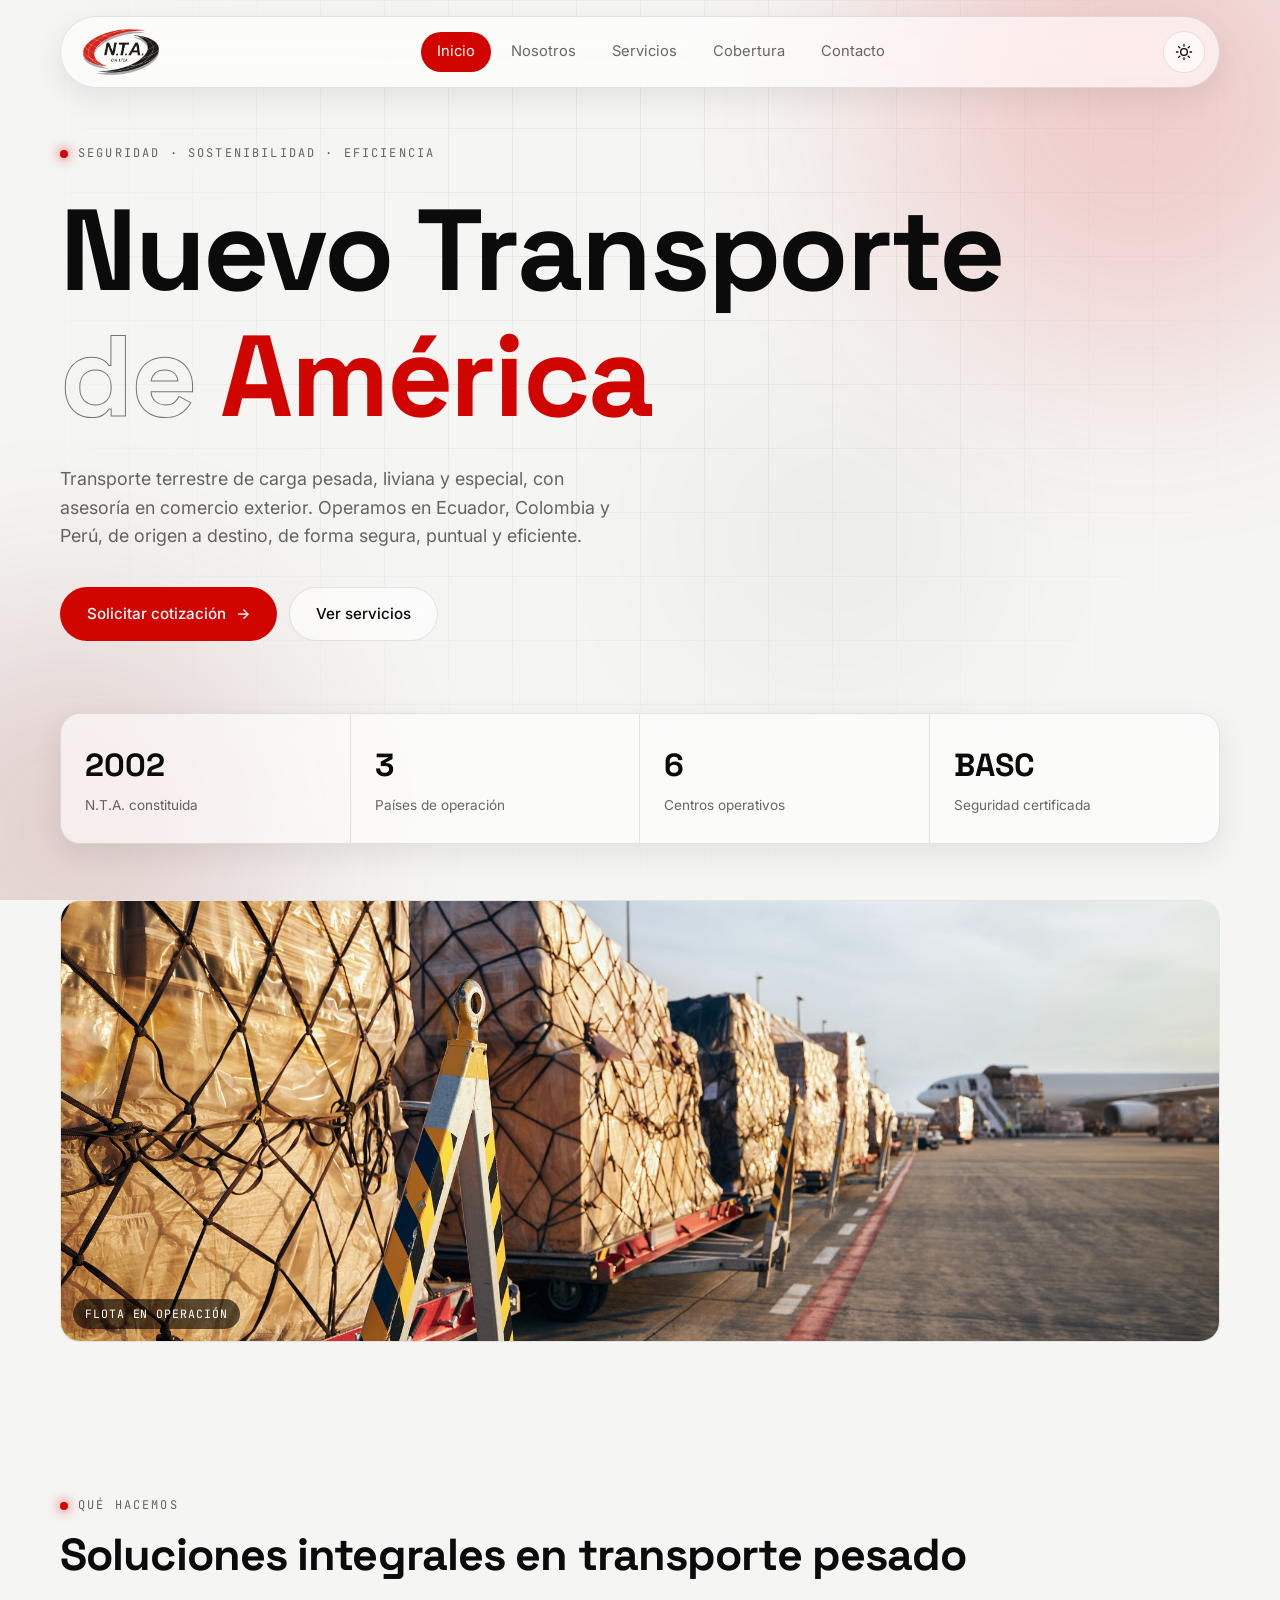
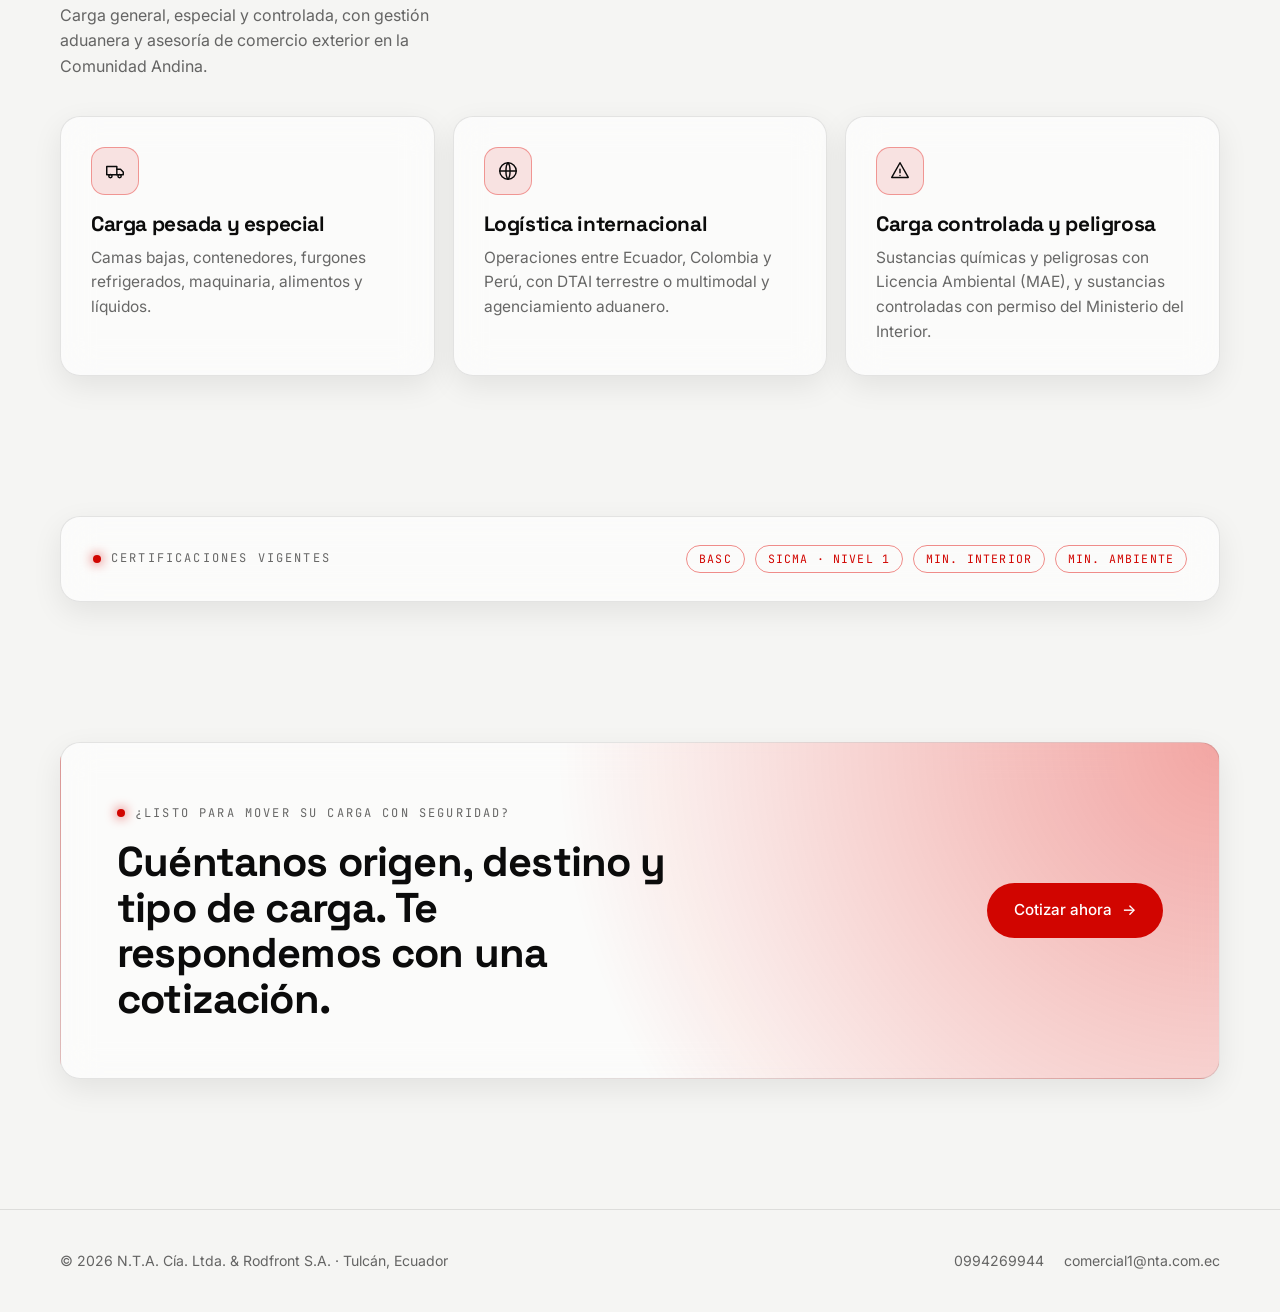
<file: index.html>
<!DOCTYPE html>
<html lang="es">
<head>
  <meta charset="UTF-8">
  <meta name="viewport" content="width=device-width, initial-scale=1.0">
  <title>NTA · Nuevo Transporte de América</title>
  <meta name="description" content="N.T.A. Nuevo Transporte de América Cía. Ltda. y Rodfront S.A.: transporte de carga pesada, liviana y especial en Ecuador, Colombia y Perú desde 2002. Base en Tulcán.">
  <meta name="theme-color" content="#050505" media="(prefers-color-scheme: dark)">
  <meta name="theme-color" content="#f5f5f3" media="(prefers-color-scheme: light)">
  <link rel="icon" type="image/png" href="assets/logos/logo-nta-sin-fondo.png">
  <link rel="preconnect" href="https://fonts.googleapis.com">
  <link rel="preconnect" href="https://fonts.gstatic.com" crossorigin>
  <link href="https://fonts.googleapis.com/css2?family=Inter:wght@400;500;600&family=JetBrains+Mono:wght@400;500&family=Space+Grotesk:wght@500;700&display=swap" rel="stylesheet">
  <script>
    // Aplica el tema guardado (o el del sistema) antes de dibujar la página, para evitar parpadeos
    (function () {
      var saved = null;
      try { saved = localStorage.getItem('nta-theme'); } catch (e) {}
      var theme = saved || (window.matchMedia('(prefers-color-scheme: light)').matches ? 'light' : 'dark');
      document.documentElement.setAttribute('data-theme', theme);
      document.documentElement.classList.add('js');
    })();
  </script>
  <link rel="stylesheet" href="css/styles.css?v=2">
</head>
<body>
  <div class="bg" aria-hidden="true"><div class="orb orb-1"></div><div class="orb orb-2"></div><div class="orb orb-3"></div></div>

  <header class="header">
    <div class="container nav glass">
      <a href="index.html" class="logo" aria-label="Inicio N.T.A.">
        <img class="logo-img logo-dark" src="assets/logos/logo-nta-oscuro.png" alt="N.T.A. Cía. Ltda." width="495" height="300">
        <img class="logo-img logo-light" src="assets/logos/logo-nta-claro.png" alt="N.T.A. Cía. Ltda." width="495" height="300">
      </a>
      <nav class="menu">
        <a href="index.html">Inicio</a>
        <a href="nosotros.html">Nosotros</a>
        <a href="servicios.html">Servicios</a>
        <a href="cobertura.html">Cobertura</a>
        <a href="contacto.html">Contacto</a>
      </nav>
      <div class="nav-actions">
        <button class="theme-toggle" type="button" aria-label="Cambiar a modo claro">
          <svg class="icon-moon" viewBox="0 0 24 24" aria-hidden="true"><path d="M21 12.8A9 9 0 1 1 11.2 3a7 7 0 0 0 9.8 9.8z"/></svg>
          <svg class="icon-sun" viewBox="0 0 24 24" aria-hidden="true"><circle cx="12" cy="12" r="4.5"/><path d="M12 2v2M12 20v2M4.9 4.9l1.4 1.4M17.7 17.7l1.4 1.4M2 12h2M20 12h2M4.9 19.1l1.4-1.4M17.7 6.3l1.4-1.4"/></svg>
        </button>
        <button class="menu-toggle" type="button" aria-label="Abrir menú" aria-expanded="false">☰</button>
      </div>
    </div>
  </header>

  <main>
    <!-- ===== PORTADA ===== -->
    <section class="hero">
      <div class="container">
        <p class="tag reveal">Seguridad · Sostenibilidad · Eficiencia</p>
        <h1 class="reveal">Nuevo Transporte<br><span class="outline">de</span> <span class="red">América</span></h1>
        <p class="lead reveal">Transporte terrestre de carga pesada, liviana y especial, con asesoría en comercio exterior. Operamos en Ecuador, Colombia y Perú, de origen a destino, de forma segura, puntual y eficiente.</p>
        <div class="hero-actions reveal">
          <a href="contacto.html" class="btn btn-primary">Solicitar cotización <span class="arrow">→</span></a>
          <a href="servicios.html" class="btn btn-ghost">Ver servicios</a>
        </div>

        <div class="stats glass reveal">
          <div class="stat"><strong>2002</strong><span>N.T.A. constituida</span></div>
          <div class="stat"><strong>3</strong><span>Países de operación</span></div>
          <div class="stat"><strong>6</strong><span>Centros operativos</span></div>
          <div class="stat"><strong>BASC</strong><span>Seguridad certificada</span></div>
        </div>

        <figure class="photo photo-wide reveal">
          <img src="assets/fotos/portada/portada-nta.jpg" alt="Tractocamión de N.T.A. en carretera">
          <figcaption class="photo-cap">Flota en operación</figcaption>
        </figure>
      </div>
    </section>

    <!-- ===== QUÉ HACEMOS ===== -->
    <section class="section">
      <div class="container">
        <div class="section-head reveal">
          <div>
            <p class="tag">Qué hacemos</p>
            <h2>Soluciones integrales en transporte pesado</h2>
          </div>
          <p>Carga general, especial y controlada, con gestión aduanera y asesoría de comercio exterior en la Comunidad Andina.</p>
        </div>

        <div class="grid grid-3">
          <article class="card glass reveal">
            <div class="icon"><svg viewBox="0 0 24 24"><path d="M3 7h11v9H3z"/><path d="M14 10h4l3 3v3h-7"/><circle cx="7" cy="17.5" r="1.8"/><circle cx="17" cy="17.5" r="1.8"/></svg></div>
            <h3>Carga pesada y especial</h3>
            <p>Camas bajas, contenedores, furgones refrigerados, maquinaria, alimentos y líquidos.</p>
          </article>
          <article class="card glass reveal">
            <div class="icon"><svg viewBox="0 0 24 24"><circle cx="12" cy="12" r="9"/><path d="M3 12h18M12 3c3 3 3 15 0 18M12 3c-3 3-3 15 0 18"/></svg></div>
            <h3>Logística internacional</h3>
            <p>Operaciones entre Ecuador, Colombia y Perú, con DTAI terrestre o multimodal y agenciamiento aduanero.</p>
          </article>
          <article class="card glass reveal">
            <div class="icon"><svg viewBox="0 0 24 24"><path d="M12 3l9 16H3z"/><path d="M12 10v4M12 17h.01"/></svg></div>
            <h3>Carga controlada y peligrosa</h3>
            <p>Sustancias químicas y peligrosas con Licencia Ambiental (MAE), y sustancias controladas con permiso del Ministerio del Interior.</p>
          </article>
        </div>
      </div>
    </section>

    <!-- ===== CERTIFICACIONES ===== -->
    <section class="section">
      <div class="container">
        <div class="glass reveal" style="padding:28px 32px;display:flex;flex-wrap:wrap;gap:14px;align-items:center;justify-content:space-between">
          <p class="tag">Certificaciones vigentes</p>
          <div style="display:flex;flex-wrap:wrap;gap:10px">
            <span class="badge">BASC</span>
            <span class="badge">SICMA · Nivel 1</span>
            <span class="badge">Min. Interior</span>
            <span class="badge">Min. Ambiente</span>
          </div>
        </div>
      </div>
    </section>

    <!-- ===== LLAMADO A LA ACCIÓN ===== -->
    <section class="section">
      <div class="container">
        <div class="cta glass reveal">
          <div>
            <p class="tag">¿Listo para mover su carga con seguridad?</p>
            <h2 style="margin-top:14px">Cuéntanos origen, destino y tipo de carga. Te respondemos con una cotización.</h2>
          </div>
          <a href="contacto.html" class="btn btn-primary">Cotizar ahora <span class="arrow">→</span></a>
        </div>
      </div>
    </section>
  </main>

  <footer class="footer">
    <div class="container footer-inner">
      <p>© <span id="year"></span> N.T.A. Cía. Ltda. &amp; Rodfront S.A. · Tulcán, Ecuador</p>
      <div class="footer-links">
        <a href="tel:+593994269944">0994269944</a>
        <a href="mailto:comercial1@nta.com.ec">comercial1@nta.com.ec</a>
      </div>
    </div>
  </footer>

  <script src="js/script.js?v=2"></script>
</body>
</html>
</file>
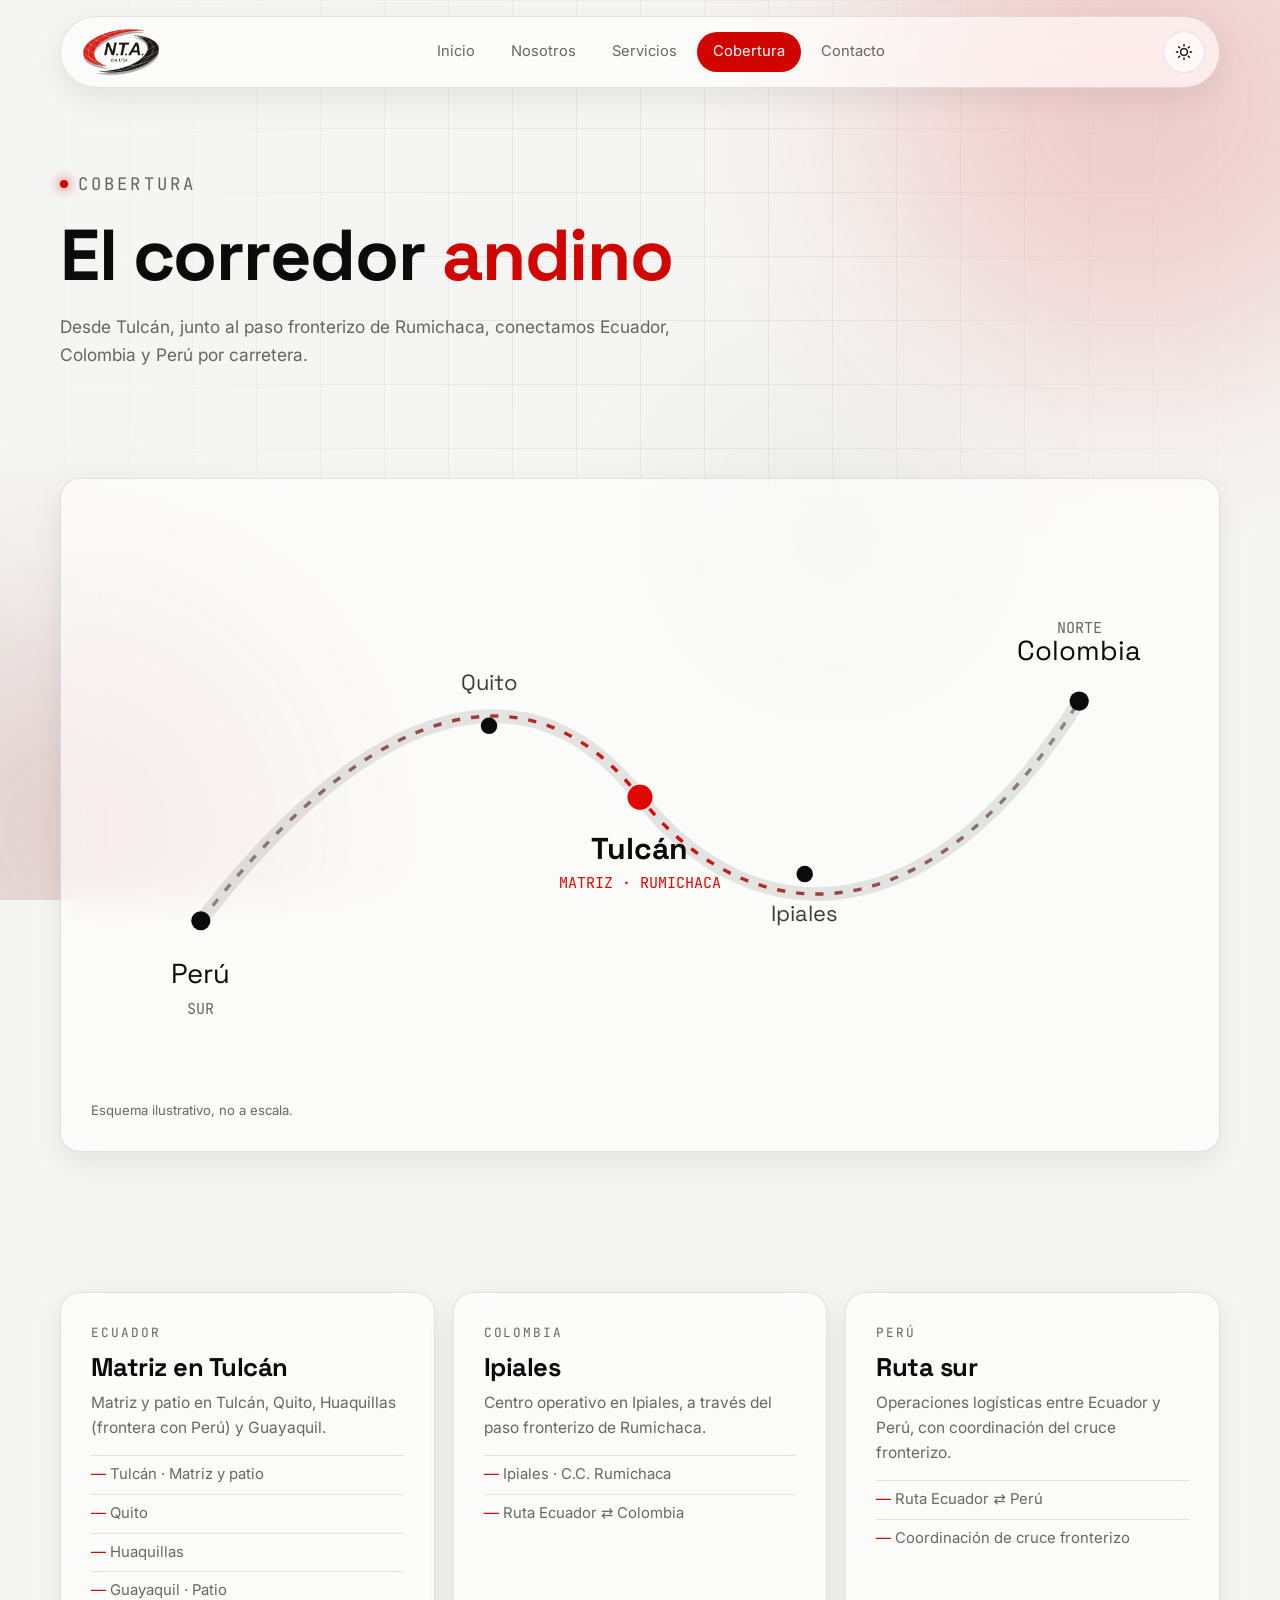
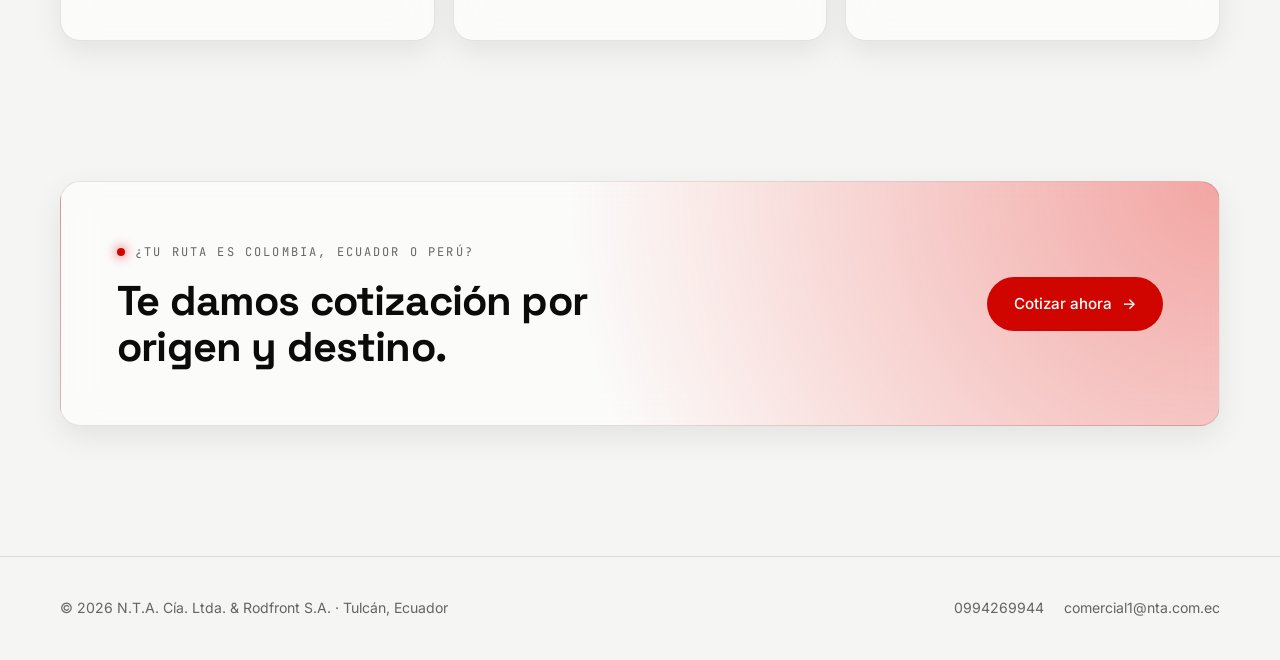
<file: cobertura.html>
<!DOCTYPE html>
<html lang="es">
<head>
  <meta charset="UTF-8">
  <meta name="viewport" content="width=device-width, initial-scale=1.0">
  <title>Cobertura · NTA</title>
  <meta name="description" content="Cobertura de NTA: corredor andino Colombia – Ecuador – Perú, con matriz en Tulcán y centros operativos en Ipiales, Quito, Huaquillas y Guayaquil.">
  <meta name="theme-color" content="#050505" media="(prefers-color-scheme: dark)">
  <meta name="theme-color" content="#f5f5f3" media="(prefers-color-scheme: light)">
  <link rel="icon" type="image/png" href="assets/logos/logo-nta-sin-fondo.png">
  <link rel="preconnect" href="https://fonts.googleapis.com">
  <link rel="preconnect" href="https://fonts.gstatic.com" crossorigin>
  <link href="https://fonts.googleapis.com/css2?family=Inter:wght@400;500;600&family=JetBrains+Mono:wght@400;500&family=Space+Grotesk:wght@500;700&display=swap" rel="stylesheet">
  <script>
    // Aplica el tema guardado (o el del sistema) antes de dibujar la página, para evitar parpadeos
    (function () {
      var saved = null;
      try { saved = localStorage.getItem('nta-theme'); } catch (e) {}
      var theme = saved || (window.matchMedia('(prefers-color-scheme: light)').matches ? 'light' : 'dark');
      document.documentElement.setAttribute('data-theme', theme);
      document.documentElement.classList.add('js');
    })();
  </script>
  <link rel="stylesheet" href="css/styles.css?v=2">
</head>
<body>
  <div class="bg" aria-hidden="true"><div class="orb orb-1"></div><div class="orb orb-2"></div><div class="orb orb-3"></div></div>

  <header class="header">
    <div class="container nav glass">
      <a href="index.html" class="logo" aria-label="Inicio N.T.A.">
        <img class="logo-img logo-dark" src="assets/logos/logo-nta-oscuro.png" alt="N.T.A. Cía. Ltda." width="495" height="300">
        <img class="logo-img logo-light" src="assets/logos/logo-nta-claro.png" alt="N.T.A. Cía. Ltda." width="495" height="300">
      </a>
      <nav class="menu">
        <a href="index.html">Inicio</a>
        <a href="nosotros.html">Nosotros</a>
        <a href="servicios.html">Servicios</a>
        <a href="cobertura.html">Cobertura</a>
        <a href="contacto.html">Contacto</a>
      </nav>
      <div class="nav-actions">
        <button class="theme-toggle" type="button" aria-label="Cambiar a modo claro">
          <svg class="icon-moon" viewBox="0 0 24 24" aria-hidden="true"><path d="M21 12.8A9 9 0 1 1 11.2 3a7 7 0 0 0 9.8 9.8z"/></svg>
          <svg class="icon-sun" viewBox="0 0 24 24" aria-hidden="true"><circle cx="12" cy="12" r="4.5"/><path d="M12 2v2M12 20v2M4.9 4.9l1.4 1.4M17.7 17.7l1.4 1.4M2 12h2M20 12h2M4.9 19.1l1.4-1.4M17.7 6.3l1.4-1.4"/></svg>
        </button>
        <button class="menu-toggle" type="button" aria-label="Abrir menú" aria-expanded="false">☰</button>
      </div>
    </div>
  </header>

  <main>
    <section class="page-head">
      <div class="container">
        <p class="tag reveal">Cobertura</p>
        <h1 class="reveal">El corredor <span class="red">andino</span></h1>
        <p class="reveal">Desde Tulcán, junto al paso fronterizo de Rumichaca, conectamos Ecuador, Colombia y Perú por carretera.</p>
      </div>
    </section>

    <!-- ===== MAPA ESQUEMÁTICO DE RUTAS ===== -->
    <section class="section">
      <div class="container">
        <div class="route-map glass reveal">
          <svg viewBox="0 0 800 420" role="img" aria-label="Ruta esquemática Colombia – Ecuador – Perú">
            <defs>
              <linearGradient id="g" x1="0" x2="1">
                <stop offset="0" class="m-stop" stop-opacity=".4"/>
                <stop offset=".5" stop-color="#e10600"/>
                <stop offset="1" class="m-stop" stop-opacity=".4"/>
              </linearGradient>
            </defs>
            <path d="M80 300 C 220 120, 330 120, 400 210 S 600 330, 720 140" fill="none" class="m-track" stroke-width="10" stroke-linecap="round"/>
            <path class="route-path" d="M80 300 C 220 120, 330 120, 400 210 S 600 330, 720 140" fill="none" stroke="url(#g)" stroke-width="2.5"/>

            <!-- Perú -->
            <circle cx="80" cy="300" r="7" class="m-dot"/>
            <text x="80" y="345" class="m-label" font-family="Space Grotesk, sans-serif" font-size="20" text-anchor="middle">Perú</text>
            <text x="80" y="368" class="m-soft" font-family="JetBrains Mono, monospace" font-size="11" text-anchor="middle">SUR</text>

            <!-- Quito -->
            <circle cx="290" cy="158" r="6" class="m-dot"/>
            <text x="290" y="132" class="m-label" opacity=".8" font-family="Space Grotesk, sans-serif" font-size="16" text-anchor="middle">Quito</text>

            <!-- Tulcán (matriz) -->
            <circle cx="400" cy="210" r="9" fill="#e10600" class="pulse"/>
            <circle cx="400" cy="210" r="9" fill="#e10600"/>
            <text x="400" y="255" class="m-label" font-family="Space Grotesk, sans-serif" font-size="22" font-weight="700" text-anchor="middle">Tulcán</text>
            <text x="400" y="276" fill="#e10600" font-family="JetBrains Mono, monospace" font-size="11" text-anchor="middle">MATRIZ · RUMICHACA</text>

            <!-- Ipiales -->
            <circle cx="520" cy="266" r="6" class="m-dot"/>
            <text x="520" y="300" class="m-label" opacity=".8" font-family="Space Grotesk, sans-serif" font-size="16" text-anchor="middle">Ipiales</text>

            <!-- Colombia -->
            <circle cx="720" cy="140" r="7" class="m-dot"/>
            <text x="720" y="110" class="m-label" font-family="Space Grotesk, sans-serif" font-size="20" text-anchor="middle">Colombia</text>
            <text x="720" y="90" class="m-soft" font-family="JetBrains Mono, monospace" font-size="11" text-anchor="middle">NORTE</text>
          </svg>
          <p class="form-note" style="margin-top:14px">Esquema ilustrativo, no a escala.</p>
        </div>
      </div>
    </section>

    <!-- ===== PAÍSES ===== -->
    <section class="section">
      <div class="container grid grid-3">
        <article class="card glass country reveal">
          <p class="flag">ECUADOR</p>
          <h3>Matriz en Tulcán</h3>
          <p>Matriz y patio en Tulcán, Quito, Huaquillas (frontera con Perú) y Guayaquil.</p>
          <ul>
            <li>Tulcán · Matriz y patio</li>
            <li>Quito</li>
            <li>Huaquillas</li>
            <li>Guayaquil · Patio</li>
          </ul>
        </article>
        <article class="card glass country reveal">
          <p class="flag">COLOMBIA</p>
          <h3>Ipiales</h3>
          <p>Centro operativo en Ipiales, a través del paso fronterizo de Rumichaca.</p>
          <ul>
            <li>Ipiales · C.C. Rumichaca</li>
            <li>Ruta Ecuador ⇄ Colombia</li>
          </ul>
        </article>
        <article class="card glass country reveal">
          <p class="flag">PERÚ</p>
          <h3>Ruta sur</h3>
          <p>Operaciones logísticas entre Ecuador y Perú, con coordinación del cruce fronterizo.</p>
          <ul>
            <li>Ruta Ecuador ⇄ Perú</li>
            <li>Coordinación de cruce fronterizo</li>
          </ul>
        </article>
      </div>
    </section>

    <!-- ===== CTA ===== -->
    <section class="section">
      <div class="container">
        <div class="cta glass reveal">
          <div>
            <p class="tag">¿Tu ruta es Colombia, Ecuador o Perú?</p>
            <h2 style="margin-top:14px">Te damos cotización por origen y destino.</h2>
          </div>
          <a href="contacto.html" class="btn btn-primary">Cotizar ahora <span class="arrow">→</span></a>
        </div>
      </div>
    </section>
  </main>

  <footer class="footer">
    <div class="container footer-inner">
      <p>© <span id="year"></span> N.T.A. Cía. Ltda. &amp; Rodfront S.A. · Tulcán, Ecuador</p>
      <div class="footer-links">
        <a href="tel:+593994269944">0994269944</a>
        <a href="mailto:comercial1@nta.com.ec">comercial1@nta.com.ec</a>
      </div>
    </div>
  </footer>

  <script src="js/script.js?v=2"></script>
</body>
</html>
</file>
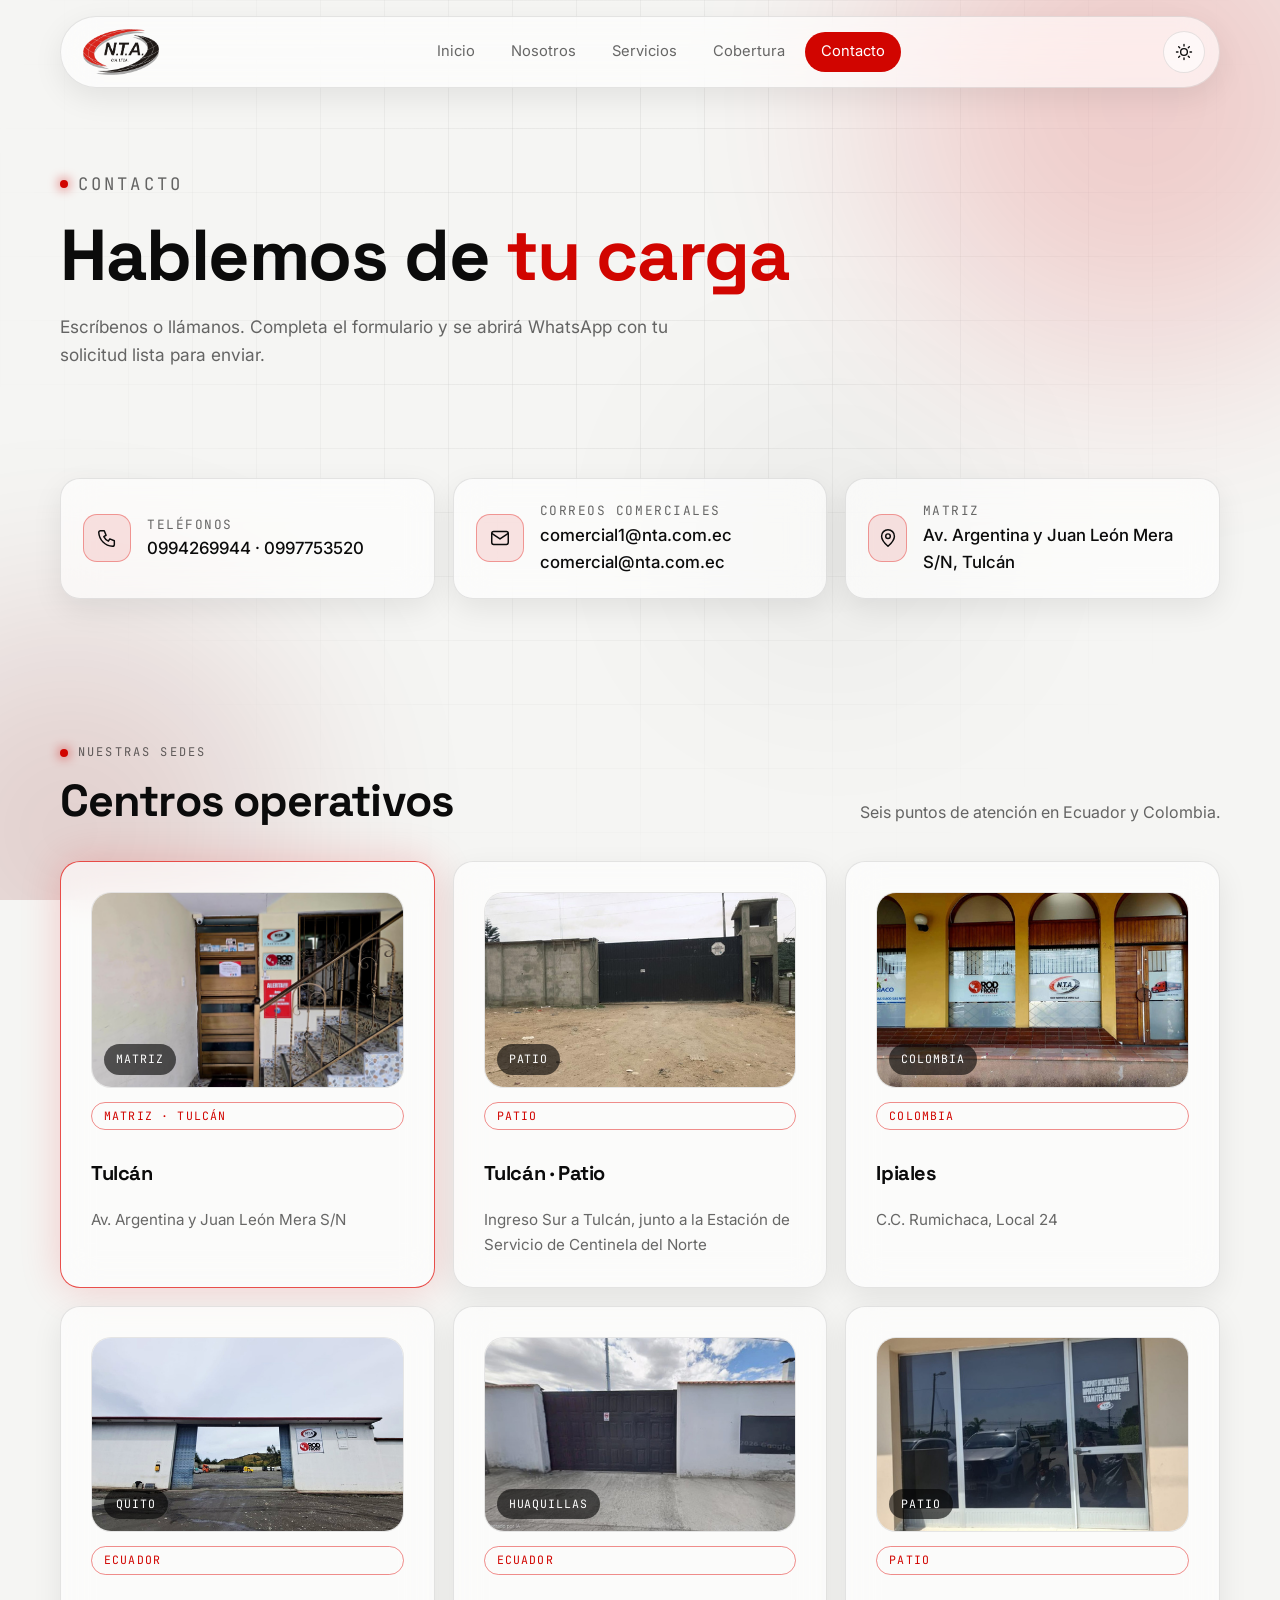
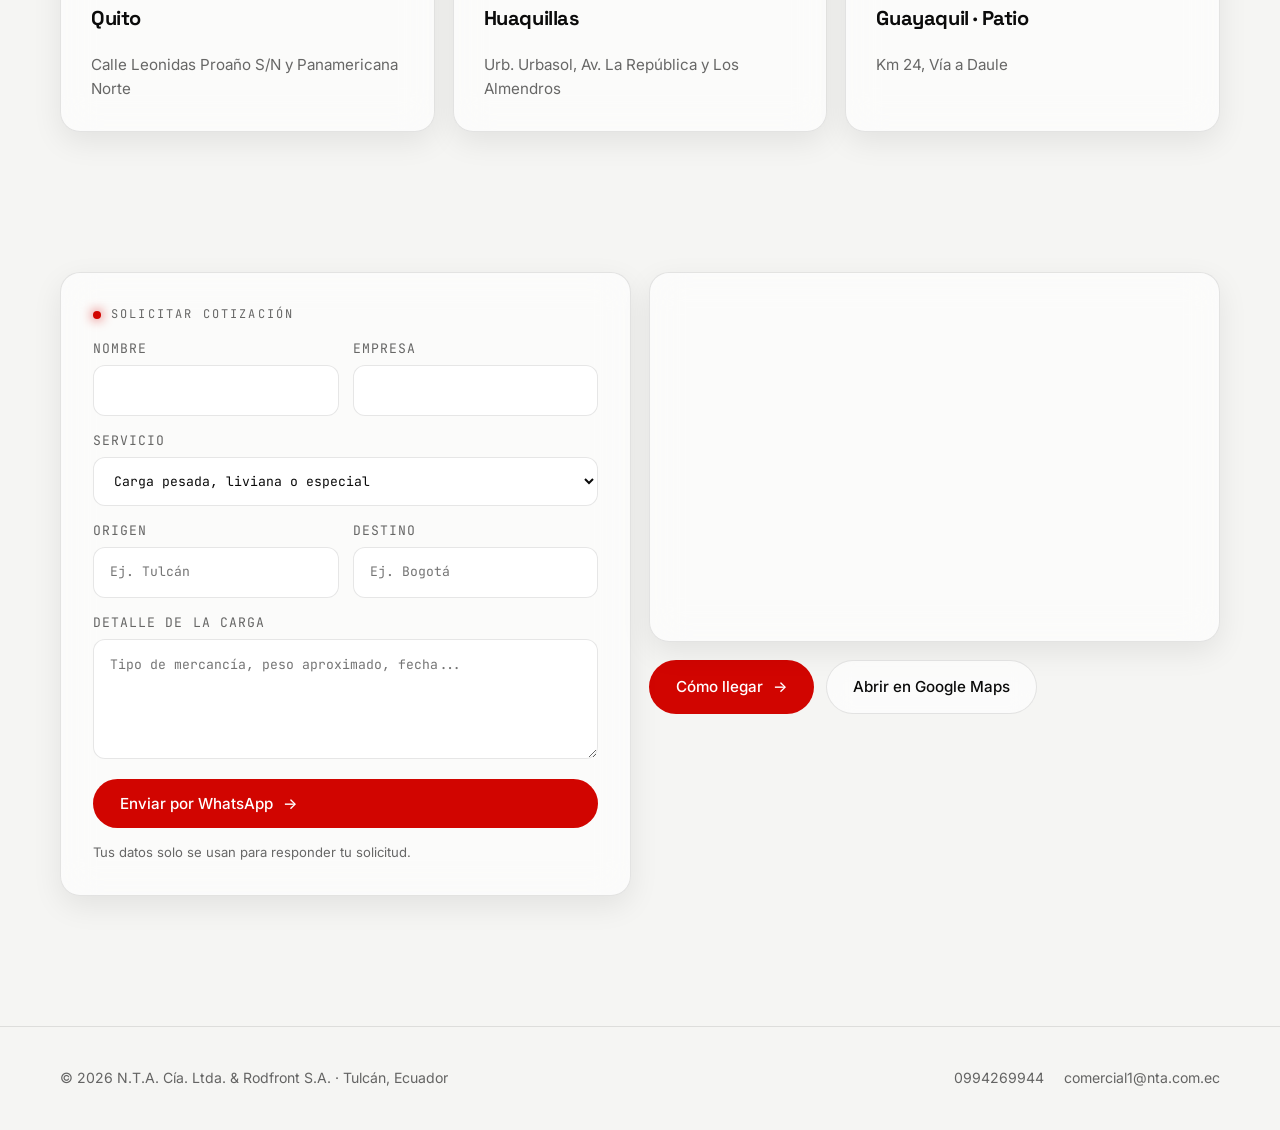
<file: contacto.html>
<!DOCTYPE html>
<html lang="es">
<head>
  <meta charset="UTF-8">
  <meta name="viewport" content="width=device-width, initial-scale=1.0">
  <title>Contacto · NTA</title>
  <meta name="description" content="Contacta a NTA Nuevo Transporte de América: matriz en Tulcán, teléfonos, correos y solicitud de cotización.">
  <meta name="theme-color" content="#050505" media="(prefers-color-scheme: dark)">
  <meta name="theme-color" content="#f5f5f3" media="(prefers-color-scheme: light)">
  <link rel="icon" type="image/png" href="assets/logos/logo-nta-sin-fondo.png">
  <link rel="preconnect" href="https://fonts.googleapis.com">
  <link rel="preconnect" href="https://fonts.gstatic.com" crossorigin>
  <link href="https://fonts.googleapis.com/css2?family=Inter:wght@400;500;600&family=JetBrains+Mono:wght@400;500&family=Space+Grotesk:wght@500;700&display=swap" rel="stylesheet">
  <script>
    // Aplica el tema guardado (o el del sistema) antes de dibujar la página, para evitar parpadeos
    (function () {
      var saved = null;
      try { saved = localStorage.getItem('nta-theme'); } catch (e) {}
      var theme = saved || (window.matchMedia('(prefers-color-scheme: light)').matches ? 'light' : 'dark');
      document.documentElement.setAttribute('data-theme', theme);
      document.documentElement.classList.add('js');
    })();
  </script>
  <link rel="stylesheet" href="css/styles.css?v=2">
</head>
<body>
  <div class="bg" aria-hidden="true"><div class="orb orb-1"></div><div class="orb orb-2"></div><div class="orb orb-3"></div></div>

  <header class="header">
    <div class="container nav glass">
      <a href="index.html" class="logo" aria-label="Inicio N.T.A.">
        <img class="logo-img logo-dark" src="assets/logos/logo-nta-oscuro.png" alt="N.T.A. Cía. Ltda." width="495" height="300">
        <img class="logo-img logo-light" src="assets/logos/logo-nta-claro.png" alt="N.T.A. Cía. Ltda." width="495" height="300">
      </a>
      <nav class="menu">
        <a href="index.html">Inicio</a>
        <a href="nosotros.html">Nosotros</a>
        <a href="servicios.html">Servicios</a>
        <a href="cobertura.html">Cobertura</a>
        <a href="contacto.html">Contacto</a>
      </nav>
      <div class="nav-actions">
        <button class="theme-toggle" type="button" aria-label="Cambiar a modo claro">
          <svg class="icon-moon" viewBox="0 0 24 24" aria-hidden="true"><path d="M21 12.8A9 9 0 1 1 11.2 3a7 7 0 0 0 9.8 9.8z"/></svg>
          <svg class="icon-sun" viewBox="0 0 24 24" aria-hidden="true"><circle cx="12" cy="12" r="4.5"/><path d="M12 2v2M12 20v2M4.9 4.9l1.4 1.4M17.7 17.7l1.4 1.4M2 12h2M20 12h2M4.9 19.1l1.4-1.4M17.7 6.3l1.4-1.4"/></svg>
        </button>
        <button class="menu-toggle" type="button" aria-label="Abrir menú" aria-expanded="false">☰</button>
      </div>
    </div>
  </header>

  <main>
    <section class="page-head">
      <div class="container">
        <p class="tag reveal">Contacto</p>
        <h1 class="reveal">Hablemos de <span class="red">tu carga</span></h1>
        <p class="reveal">Escríbenos o llámanos. Completa el formulario y se abrirá WhatsApp con tu solicitud lista para enviar.</p>
      </div>
    </section>

    <!-- ===== DATOS DE CONTACTO ===== -->
    <section class="section">
      <div class="container grid grid-3">
        <a class="card glass contact-item reveal" href="tel:+593994269944">
          <div class="icon"><svg viewBox="0 0 24 24"><path d="M5 4h4l2 5-2.5 1.5a11 11 0 0 0 5 5L15 13l5 2v4a2 2 0 0 1-2 2A16 16 0 0 1 3 6a2 2 0 0 1 2-2"/></svg></div>
          <div><small>Teléfonos</small><strong>0994269944 · 0997753520</strong></div>
        </a>
        <a class="card glass contact-item reveal" href="mailto:comercial1@nta.com.ec">
          <div class="icon"><svg viewBox="0 0 24 24"><rect x="3" y="5" width="18" height="14" rx="2"/><path d="m3 7 9 6 9-6"/></svg></div>
          <div><small>Correos comerciales</small><strong>comercial1@nta.com.ec<br>comercial@nta.com.ec</strong></div>
        </a>
        <a class="card glass contact-item reveal" href="https://www.google.com/maps/search/?api=1&amp;query=Av.+Argentina+y+Juan+Le%C3%B3n+Mera+S%2FN%2C+Tulc%C3%A1n%2C+Ecuador" target="_blank" rel="noopener">
          <div class="icon"><svg viewBox="0 0 24 24"><path d="M12 21s-7-6.2-7-11a7 7 0 0 1 14 0c0 4.8-7 11-7 11z"/><circle cx="12" cy="10" r="2.5"/></svg></div>
          <div><small>Matriz</small><strong>Av. Argentina y Juan León Mera S/N, Tulcán</strong></div>
        </a>
      </div>
    </section>

    <!-- ===== SEDES ===== -->
    <section class="section">
      <div class="container">
        <div class="section-head reveal">
          <div>
            <p class="tag">Nuestras sedes</p>
            <h2>Centros operativos</h2>
          </div>
          <p>Seis puntos de atención en Ecuador y Colombia.</p>
        </div>

        <div class="grid grid-3">
          <article class="card glass loc-card matriz reveal">
            <figure class="photo"><img src="assets/fotos/instalaciones/oficina-tulcan.jpg" alt="Oficina matriz N.T.A. en Tulcán" loading="lazy"><figcaption class="photo-cap">Matriz</figcaption></figure>
            <span class="badge">Matriz · Tulcán</span>
            <h3>Tulcán</h3>
            <p>Av. Argentina y Juan León Mera S/N</p>
          </article>

          <article class="card glass loc-card reveal">
            <figure class="photo"><img src="assets/fotos/instalaciones/patio-tulcan.jpg" alt="Patio N.T.A. en Tulcán" loading="lazy"><figcaption class="photo-cap">Patio</figcaption></figure>
            <span class="badge">Patio</span>
            <h3>Tulcán · Patio</h3>
            <p>Ingreso Sur a Tulcán, junto a la Estación de Servicio de Centinela del Norte</p>
          </article>

          <article class="card glass loc-card reveal">
            <figure class="photo"><img src="assets/fotos/instalaciones/oficina-ipiales.jpg" alt="Oficina N.T.A. en Ipiales" loading="lazy"><figcaption class="photo-cap">Colombia</figcaption></figure>
            <span class="badge">Colombia</span>
            <h3>Ipiales</h3>
            <p>C.C. Rumichaca, Local 24</p>
          </article>

          <article class="card glass loc-card reveal">
            <figure class="photo"><img src="assets/fotos/instalaciones/oficina-quito.jpg" alt="Oficina N.T.A. en Quito" loading="lazy"><figcaption class="photo-cap">Quito</figcaption></figure>
            <span class="badge">Ecuador</span>
            <h3>Quito</h3>
            <p>Calle Leonidas Proaño S/N y Panamericana Norte</p>
          </article>

          <article class="card glass loc-card reveal">
            <figure class="photo"><img src="assets/fotos/instalaciones/oficina-huaquillas.jpg" alt="Oficina N.T.A. en Huaquillas" loading="lazy"><figcaption class="photo-cap">Huaquillas</figcaption></figure>
            <span class="badge">Ecuador</span>
            <h3>Huaquillas</h3>
            <p>Urb. Urbasol, Av. La República y Los Almendros</p>
          </article>

          <article class="card glass loc-card reveal">
            <figure class="photo"><img src="assets/fotos/instalaciones/patio-guayaquil.jpg" alt="Patio N.T.A. en Guayaquil" loading="lazy"><figcaption class="photo-cap">Patio</figcaption></figure>
            <span class="badge">Patio</span>
            <h3>Guayaquil · Patio</h3>
            <p>Km 24, Vía a Daule</p>
          </article>
        </div>
      </div>
    </section>

    <!-- ===== FORMULARIO + MAPA ===== -->
    <section class="section">
      <div class="container grid grid-2">
        <!-- Formulario: al enviar, abre WhatsApp (ver js/script.js) -->
        <form id="quote-form" class="form glass reveal">
          <p class="tag">Solicitar cotización</p>
          <div class="form-row">
            <label>Nombre<input name="nombre" required autocomplete="name"></label>
            <label>Empresa<input name="empresa" autocomplete="organization"></label>
          </div>
          <label>Servicio
            <select name="servicio" required>
              <option>Carga pesada, liviana o especial</option>
              <option>Logística internacional</option>
              <option>Carga controlada o peligrosa</option>
              <option>Agenciamiento aduanero</option>
              <option>Logística integral</option>
            </select>
          </label>
          <div class="form-row">
            <label>Origen<input name="origen" required placeholder="Ej. Tulcán"></label>
            <label>Destino<input name="destino" required placeholder="Ej. Bogotá"></label>
          </div>
          <label>Detalle de la carga<textarea name="mensaje" placeholder="Tipo de mercancía, peso aproximado, fecha..."></textarea></label>
          <button class="btn btn-primary" type="submit">Enviar por WhatsApp <span class="arrow">→</span></button>
          <p class="form-note">Tus datos solo se usan para responder tu solicitud.</p>
        </form>

        <div class="reveal">
          <div class="glass" style="padding:10px">
            <iframe class="map" title="Mapa de la matriz N.T.A. en Tulcán" src="https://www.google.com/maps?q=Av.+Argentina+y+Juan+Le%C3%B3n+Mera+S%2FN%2C+Tulc%C3%A1n%2C+Ecuador&amp;output=embed" loading="lazy" referrerpolicy="no-referrer-when-downgrade"></iframe>
          </div>
          <div class="map-actions">
            <a class="btn btn-primary" href="https://www.google.com/maps/dir/?api=1&amp;destination=Av.+Argentina+y+Juan+Le%C3%B3n+Mera+S%2FN%2C+Tulc%C3%A1n%2C+Ecuador" target="_blank" rel="noopener">Cómo llegar <span class="arrow">→</span></a>
            <a class="btn btn-ghost" href="https://www.google.com/maps/search/?api=1&amp;query=Av.+Argentina+y+Juan+Le%C3%B3n+Mera+S%2FN%2C+Tulc%C3%A1n%2C+Ecuador" target="_blank" rel="noopener">Abrir en Google Maps</a>
          </div>
        </div>
      </div>
    </section>
  </main>

  <footer class="footer">
    <div class="container footer-inner">
      <p>© <span id="year"></span> N.T.A. Cía. Ltda. &amp; Rodfront S.A. · Tulcán, Ecuador</p>
      <div class="footer-links">
        <a href="tel:+593994269944">0994269944</a>
        <a href="mailto:comercial1@nta.com.ec">comercial1@nta.com.ec</a>
      </div>
    </div>
  </footer>

  <script src="js/script.js?v=2"></script>
</body>
</html>
</file>
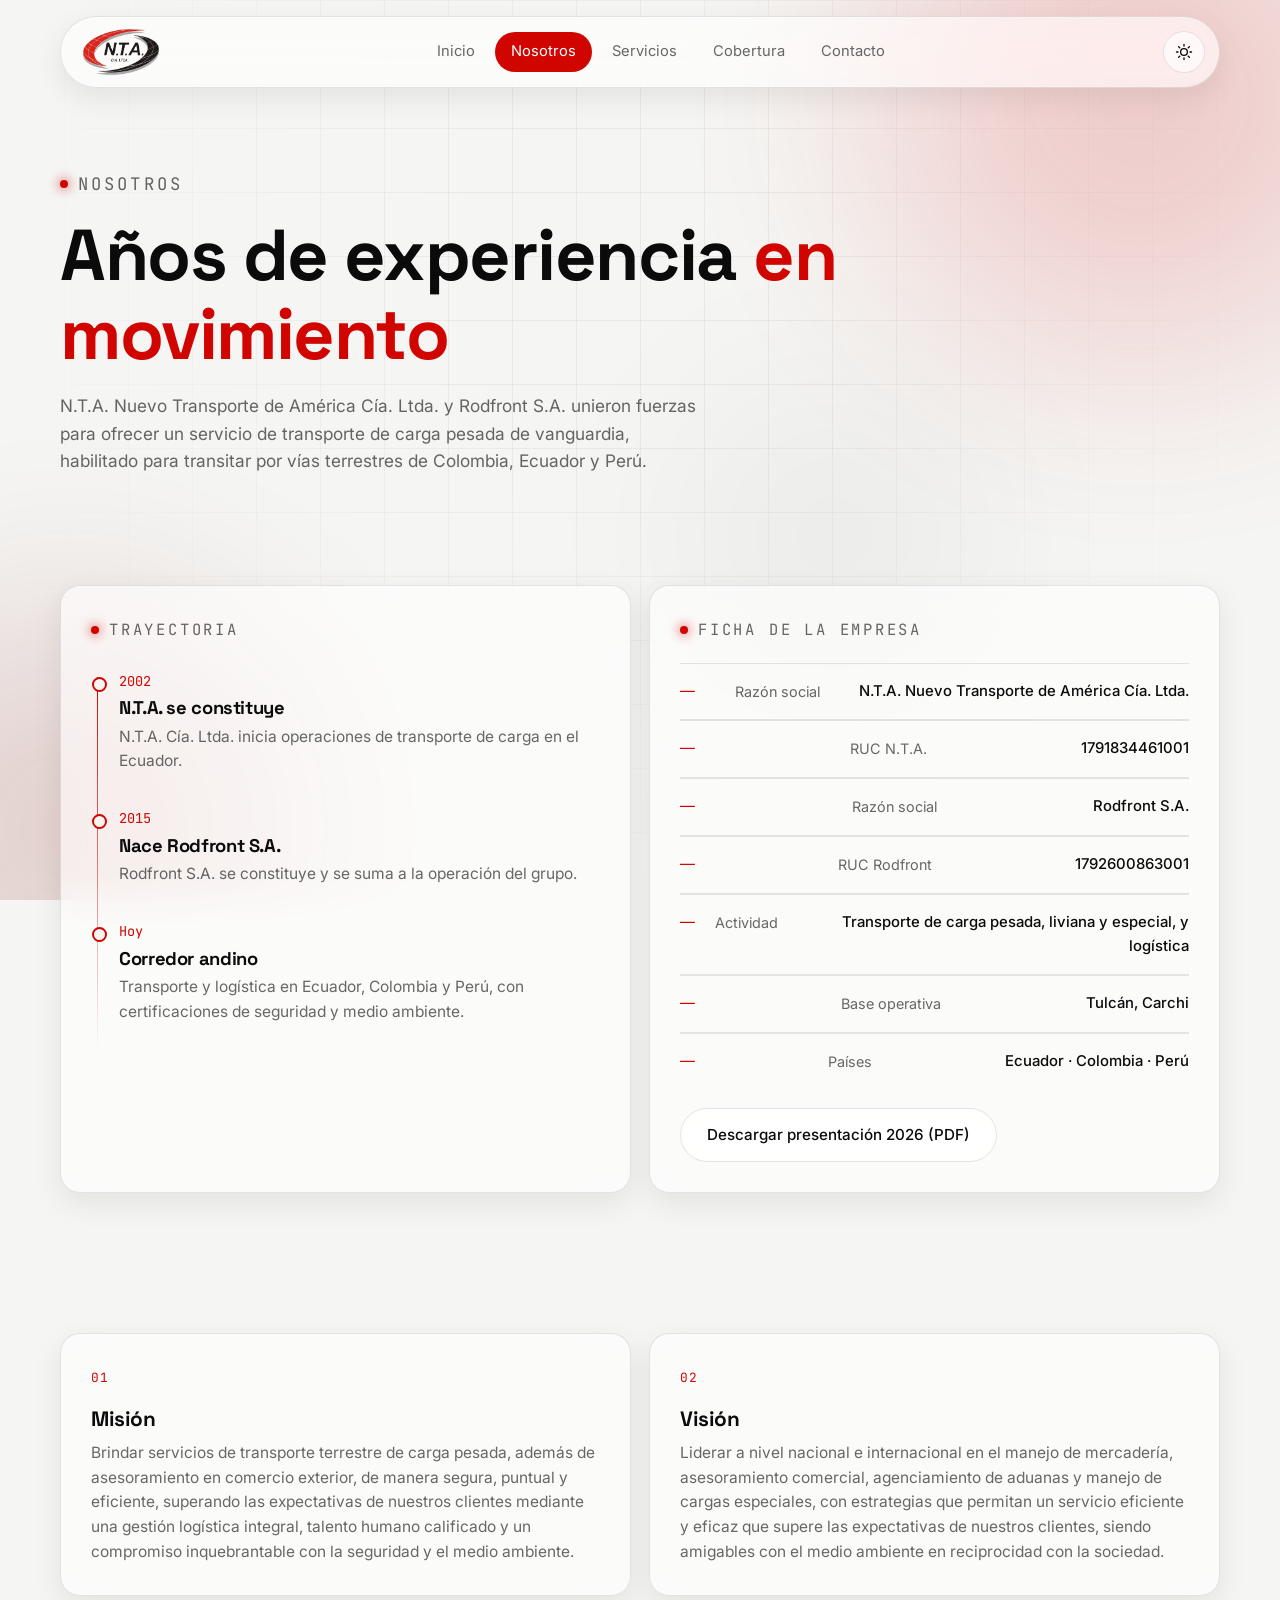
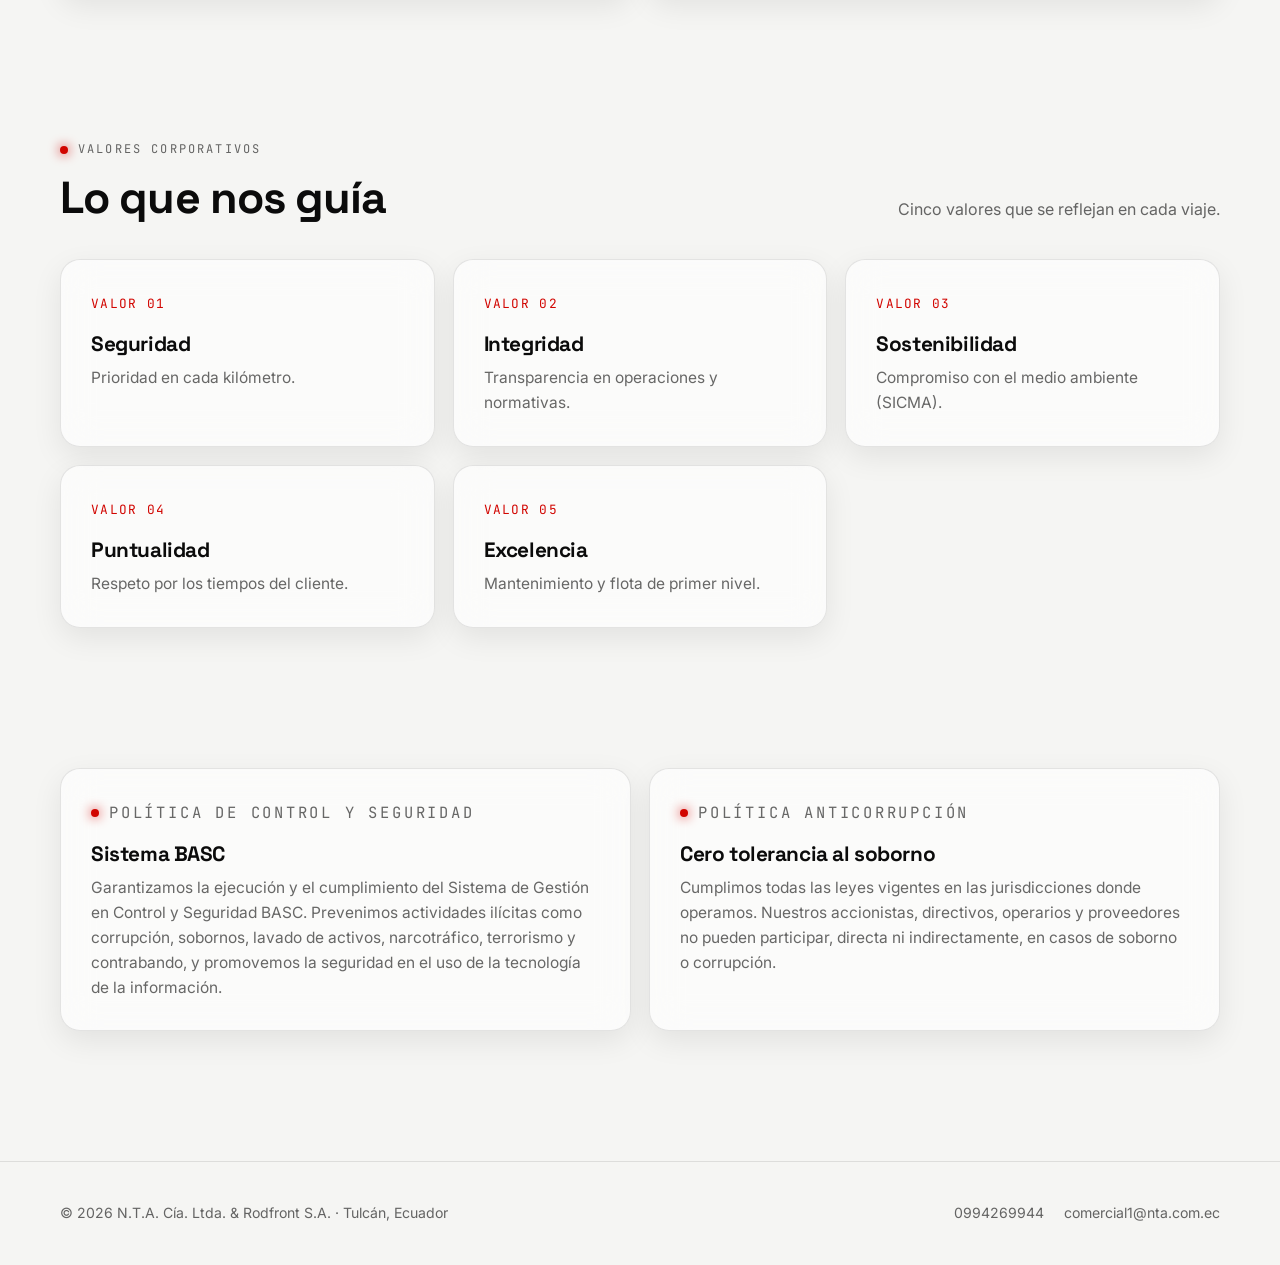
<file: nosotros.html>
<!DOCTYPE html>
<html lang="es">
<head>
  <meta charset="UTF-8">
  <meta name="viewport" content="width=device-width, initial-scale=1.0">
  <title>Nosotros · NTA</title>
  <meta name="description" content="Conoce a N.T.A. Nuevo Transporte de América y Rodfront S.A.: historia, misión, visión, valores y políticas.">
  <meta name="theme-color" content="#050505" media="(prefers-color-scheme: dark)">
  <meta name="theme-color" content="#f5f5f3" media="(prefers-color-scheme: light)">
  <link rel="icon" type="image/png" href="assets/logos/logo-nta-sin-fondo.png">
  <link rel="preconnect" href="https://fonts.googleapis.com">
  <link rel="preconnect" href="https://fonts.gstatic.com" crossorigin>
  <link href="https://fonts.googleapis.com/css2?family=Inter:wght@400;500;600&family=JetBrains+Mono:wght@400;500&family=Space+Grotesk:wght@500;700&display=swap" rel="stylesheet">
  <script>
    // Aplica el tema guardado (o el del sistema) antes de dibujar la página, para evitar parpadeos
    (function () {
      var saved = null;
      try { saved = localStorage.getItem('nta-theme'); } catch (e) {}
      var theme = saved || (window.matchMedia('(prefers-color-scheme: light)').matches ? 'light' : 'dark');
      document.documentElement.setAttribute('data-theme', theme);
      document.documentElement.classList.add('js');
    })();
  </script>
  <link rel="stylesheet" href="css/styles.css?v=2">
</head>
<body>
  <div class="bg" aria-hidden="true"><div class="orb orb-1"></div><div class="orb orb-2"></div><div class="orb orb-3"></div></div>

  <header class="header">
    <div class="container nav glass">
      <a href="index.html" class="logo" aria-label="Inicio N.T.A.">
        <img class="logo-img logo-dark" src="assets/logos/logo-nta-oscuro.png" alt="N.T.A. Cía. Ltda." width="495" height="300">
        <img class="logo-img logo-light" src="assets/logos/logo-nta-claro.png" alt="N.T.A. Cía. Ltda." width="495" height="300">
      </a>
      <nav class="menu">
        <a href="index.html">Inicio</a>
        <a href="nosotros.html">Nosotros</a>
        <a href="servicios.html">Servicios</a>
        <a href="cobertura.html">Cobertura</a>
        <a href="contacto.html">Contacto</a>
      </nav>
      <div class="nav-actions">
        <button class="theme-toggle" type="button" aria-label="Cambiar a modo claro">
          <svg class="icon-moon" viewBox="0 0 24 24" aria-hidden="true"><path d="M21 12.8A9 9 0 1 1 11.2 3a7 7 0 0 0 9.8 9.8z"/></svg>
          <svg class="icon-sun" viewBox="0 0 24 24" aria-hidden="true"><circle cx="12" cy="12" r="4.5"/><path d="M12 2v2M12 20v2M4.9 4.9l1.4 1.4M17.7 17.7l1.4 1.4M2 12h2M20 12h2M4.9 19.1l1.4-1.4M17.7 6.3l1.4-1.4"/></svg>
        </button>
        <button class="menu-toggle" type="button" aria-label="Abrir menú" aria-expanded="false">☰</button>
      </div>
    </div>
  </header>

  <main>
    <section class="page-head">
      <div class="container">
        <p class="tag reveal">Nosotros</p>
        <h1 class="reveal">Años de experiencia <span class="red">en movimiento</span></h1>
        <p class="reveal">N.T.A. Nuevo Transporte de América Cía. Ltda. y Rodfront S.A. unieron fuerzas para ofrecer un servicio de transporte de carga pesada de vanguardia, habilitado para transitar por vías terrestres de Colombia, Ecuador y Perú.</p>
      </div>
    </section>

    <!-- ===== TRAYECTORIA + FICHA ===== -->
    <section class="section">
      <div class="container grid grid-2">
        <div class="card glass reveal">
          <p class="tag">Trayectoria</p>
          <div class="timeline" style="margin-top:28px">
            <div class="tl-item">
              <p class="year">2002</p>
              <h3>N.T.A. se constituye</h3>
              <p>N.T.A. Cía. Ltda. inicia operaciones de transporte de carga en el Ecuador.</p>
            </div>
            <div class="tl-item">
              <p class="year">2015</p>
              <h3>Nace Rodfront S.A.</h3>
              <p>Rodfront S.A. se constituye y se suma a la operación del grupo.</p>
            </div>
            <div class="tl-item">
              <p class="year">Hoy</p>
              <h3>Corredor andino</h3>
              <p>Transporte y logística en Ecuador, Colombia y Perú, con certificaciones de seguridad y medio ambiente.</p>
            </div>
          </div>
        </div>

        <div class="card glass reveal">
          <p class="tag">Ficha de la empresa</p>
          <ul class="data-list" style="margin-top:20px">
            <li><span>Razón social</span><strong>N.T.A. Nuevo Transporte de América Cía. Ltda.</strong></li>
            <li><span>RUC N.T.A.</span><strong>1791834461001</strong></li>
            <li><span>Razón social</span><strong>Rodfront S.A.</strong></li>
            <li><span>RUC Rodfront</span><strong>1792600863001</strong></li>
            <li><span>Actividad</span><strong>Transporte de carga pesada, liviana y especial, y logística</strong></li>
            <li><span>Base operativa</span><strong>Tulcán, Carchi</strong></li>
            <li><span>Países</span><strong>Ecuador · Colombia · Perú</strong></li>
          </ul>
          <div class="map-actions">
            <a href="documentos/presentacion-nta-2026.pdf" class="btn btn-ghost" target="_blank" rel="noopener">Descargar presentación 2026 (PDF)</a>
          </div>
        </div>
      </div>
    </section>

    <!-- ===== MISIÓN / VISIÓN ===== -->
    <section class="section">
      <div class="container grid grid-2">
        <article class="card glass reveal">
          <span class="num">01</span>
          <h3>Misión</h3>
          <p>Brindar servicios de transporte terrestre de carga pesada, además de asesoramiento en comercio exterior, de manera segura, puntual y eficiente, superando las expectativas de nuestros clientes mediante una gestión logística integral, talento humano calificado y un compromiso inquebrantable con la seguridad y el medio ambiente.</p>
        </article>
        <article class="card glass reveal">
          <span class="num">02</span>
          <h3>Visión</h3>
          <p>Liderar a nivel nacional e internacional en el manejo de mercadería, asesoramiento comercial, agenciamiento de aduanas y manejo de cargas especiales, con estrategias que permitan un servicio eficiente y eficaz que supere las expectativas de nuestros clientes, siendo amigables con el medio ambiente en reciprocidad con la sociedad.</p>
        </article>
      </div>
    </section>

    <!-- ===== VALORES ===== -->
    <section class="section">
      <div class="container">
        <div class="section-head reveal">
          <div>
            <p class="tag">Valores corporativos</p>
            <h2>Lo que nos guía</h2>
          </div>
          <p>Cinco valores que se reflejan en cada viaje.</p>
        </div>
        <div class="grid grid-3">
          <div class="card glass reveal"><span class="num">VALOR 01</span><h3>Seguridad</h3><p>Prioridad en cada kilómetro.</p></div>
          <div class="card glass reveal"><span class="num">VALOR 02</span><h3>Integridad</h3><p>Transparencia en operaciones y normativas.</p></div>
          <div class="card glass reveal"><span class="num">VALOR 03</span><h3>Sostenibilidad</h3><p>Compromiso con el medio ambiente (SICMA).</p></div>
          <div class="card glass reveal"><span class="num">VALOR 04</span><h3>Puntualidad</h3><p>Respeto por los tiempos del cliente.</p></div>
          <div class="card glass reveal"><span class="num">VALOR 05</span><h3>Excelencia</h3><p>Mantenimiento y flota de primer nivel.</p></div>
        </div>
      </div>
    </section>

    <!-- ===== POLÍTICAS ===== -->
    <section class="section">
      <div class="container grid grid-2">
        <article class="card glass reveal">
          <p class="tag">Política de control y seguridad</p>
          <h3 style="margin-top:18px">Sistema BASC</h3>
          <p>Garantizamos la ejecución y el cumplimiento del Sistema de Gestión en Control y Seguridad BASC. Prevenimos actividades ilícitas como corrupción, sobornos, lavado de activos, narcotráfico, terrorismo y contrabando, y promovemos la seguridad en el uso de la tecnología de la información.</p>
        </article>
        <article class="card glass reveal">
          <p class="tag">Política anticorrupción</p>
          <h3 style="margin-top:18px">Cero tolerancia al soborno</h3>
          <p>Cumplimos todas las leyes vigentes en las jurisdicciones donde operamos. Nuestros accionistas, directivos, operarios y proveedores no pueden participar, directa ni indirectamente, en casos de soborno o corrupción.</p>
        </article>
      </div>
    </section>
  </main>

  <footer class="footer">
    <div class="container footer-inner">
      <p>© <span id="year"></span> N.T.A. Cía. Ltda. &amp; Rodfront S.A. · Tulcán, Ecuador</p>
      <div class="footer-links">
        <a href="tel:+593994269944">0994269944</a>
        <a href="mailto:comercial1@nta.com.ec">comercial1@nta.com.ec</a>
      </div>
    </div>
  </footer>

  <script src="js/script.js?v=2"></script>
</body>
</html>
</file>
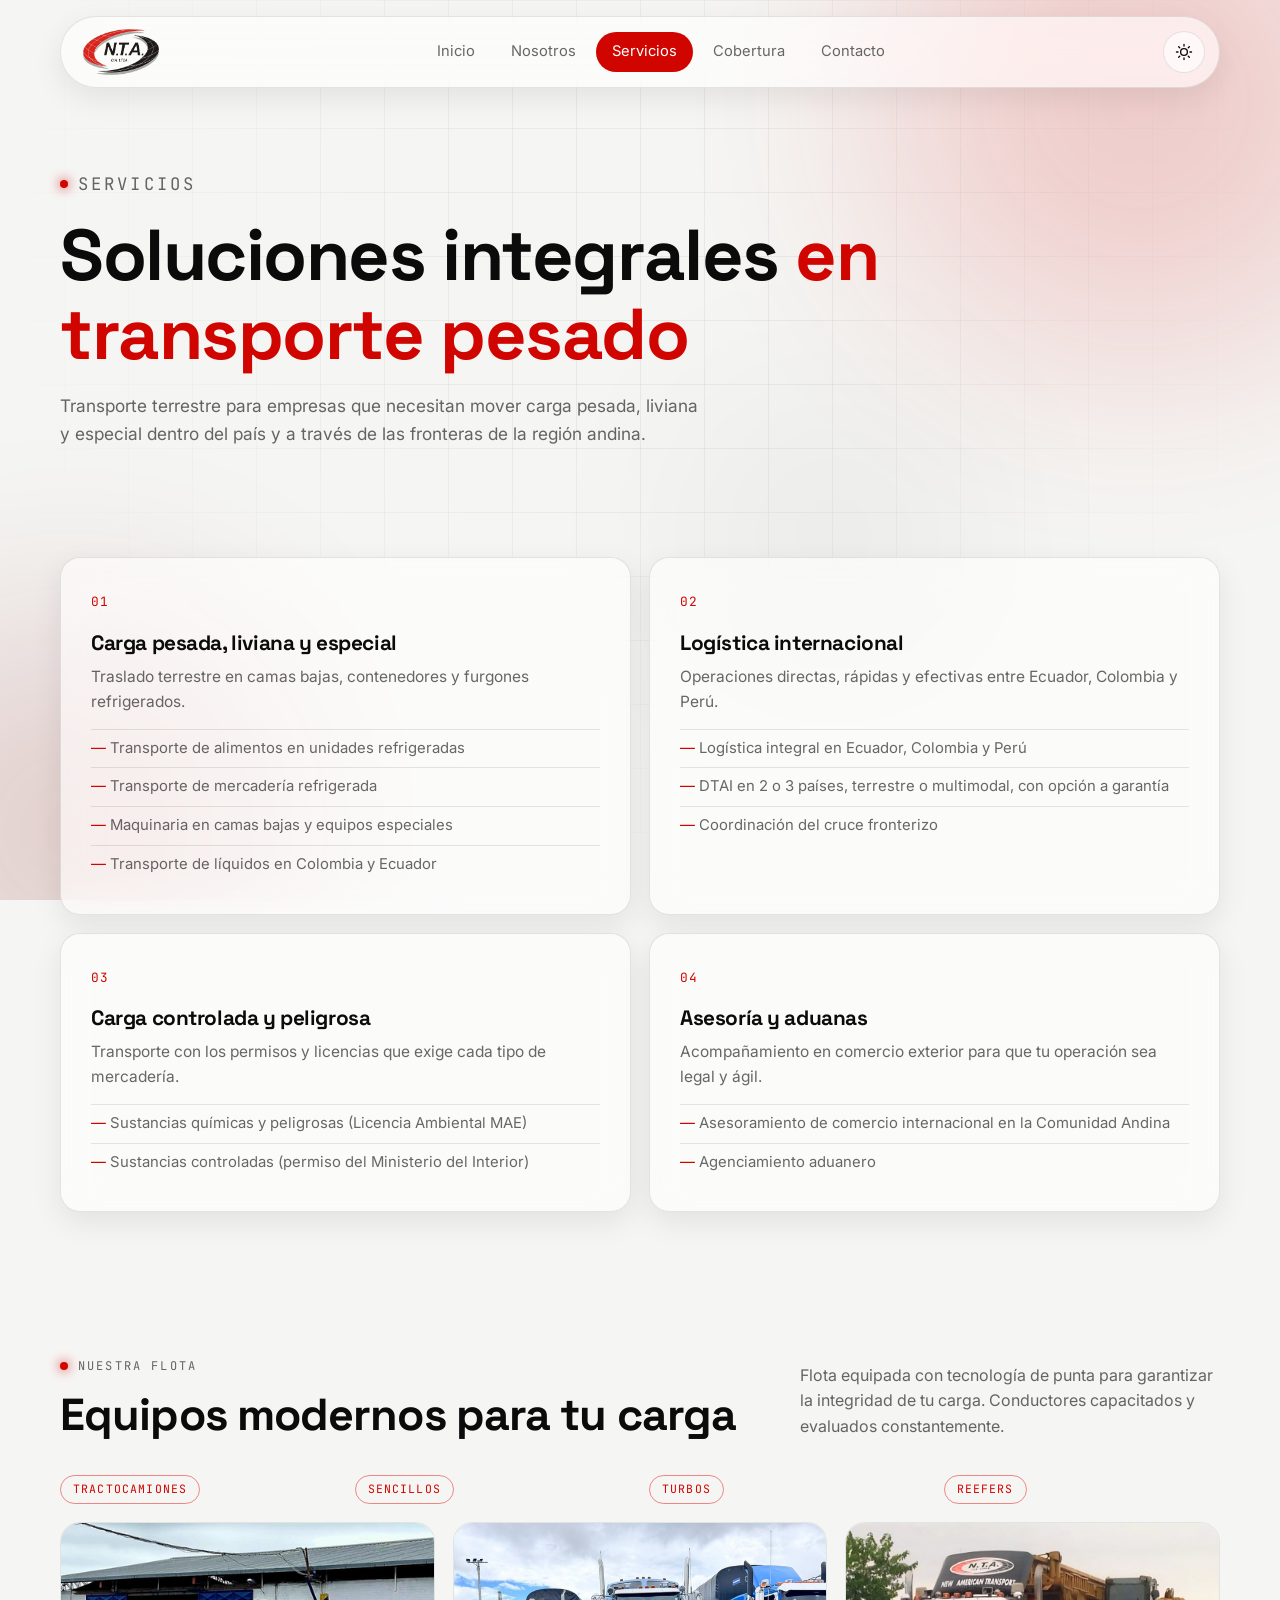
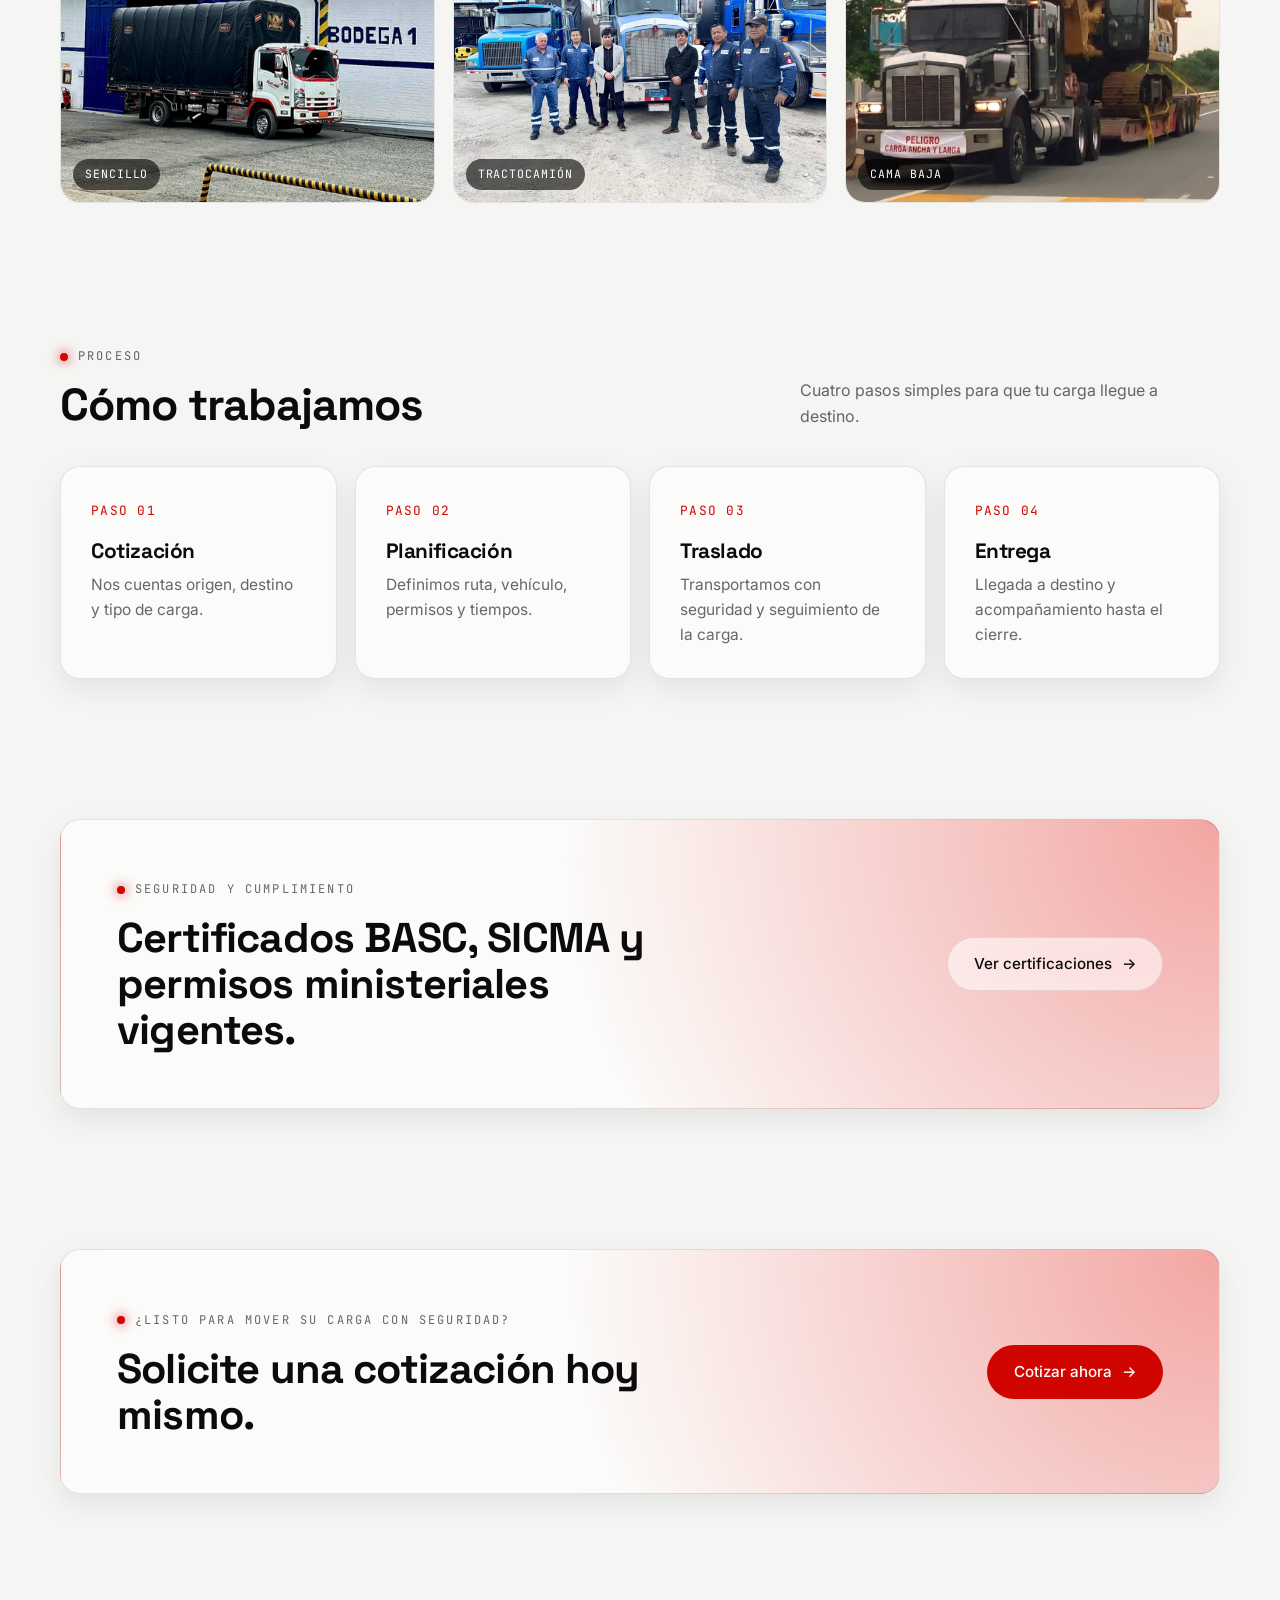
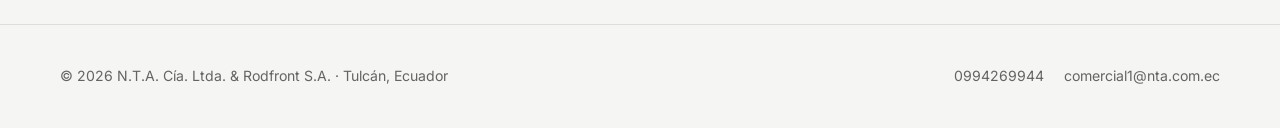
<file: servicios.html>
<!DOCTYPE html>
<html lang="es">
<head>
  <meta charset="UTF-8">
  <meta name="viewport" content="width=device-width, initial-scale=1.0">
  <title>Servicios · NTA</title>
  <meta name="description" content="Servicios de NTA: carga pesada, liviana y especial, transporte internacional, carga controlada, DTAI y agenciamiento aduanero.">
  <meta name="theme-color" content="#050505" media="(prefers-color-scheme: dark)">
  <meta name="theme-color" content="#f5f5f3" media="(prefers-color-scheme: light)">
  <link rel="icon" type="image/png" href="assets/logos/logo-nta-sin-fondo.png">
  <link rel="preconnect" href="https://fonts.googleapis.com">
  <link rel="preconnect" href="https://fonts.gstatic.com" crossorigin>
  <link href="https://fonts.googleapis.com/css2?family=Inter:wght@400;500;600&family=JetBrains+Mono:wght@400;500&family=Space+Grotesk:wght@500;700&display=swap" rel="stylesheet">
  <script>
    // Aplica el tema guardado (o el del sistema) antes de dibujar la página, para evitar parpadeos
    (function () {
      var saved = null;
      try { saved = localStorage.getItem('nta-theme'); } catch (e) {}
      var theme = saved || (window.matchMedia('(prefers-color-scheme: light)').matches ? 'light' : 'dark');
      document.documentElement.setAttribute('data-theme', theme);
      document.documentElement.classList.add('js');
    })();
  </script>
  <link rel="stylesheet" href="css/styles.css?v=2">
</head>
<body>
  <div class="bg" aria-hidden="true"><div class="orb orb-1"></div><div class="orb orb-2"></div><div class="orb orb-3"></div></div>

  <header class="header">
    <div class="container nav glass">
      <a href="index.html" class="logo" aria-label="Inicio N.T.A.">
        <img class="logo-img logo-dark" src="assets/logos/logo-nta-oscuro.png" alt="N.T.A. Cía. Ltda." width="495" height="300">
        <img class="logo-img logo-light" src="assets/logos/logo-nta-claro.png" alt="N.T.A. Cía. Ltda." width="495" height="300">
      </a>
      <nav class="menu">
        <a href="index.html">Inicio</a>
        <a href="nosotros.html">Nosotros</a>
        <a href="servicios.html">Servicios</a>
        <a href="cobertura.html">Cobertura</a>
        <a href="contacto.html">Contacto</a>
      </nav>
      <div class="nav-actions">
        <button class="theme-toggle" type="button" aria-label="Cambiar a modo claro">
          <svg class="icon-moon" viewBox="0 0 24 24" aria-hidden="true"><path d="M21 12.8A9 9 0 1 1 11.2 3a7 7 0 0 0 9.8 9.8z"/></svg>
          <svg class="icon-sun" viewBox="0 0 24 24" aria-hidden="true"><circle cx="12" cy="12" r="4.5"/><path d="M12 2v2M12 20v2M4.9 4.9l1.4 1.4M17.7 17.7l1.4 1.4M2 12h2M20 12h2M4.9 19.1l1.4-1.4M17.7 6.3l1.4-1.4"/></svg>
        </button>
        <button class="menu-toggle" type="button" aria-label="Abrir menú" aria-expanded="false">☰</button>
      </div>
    </div>
  </header>

  <main>
    <section class="page-head">
      <div class="container">
        <p class="tag reveal">Servicios</p>
        <h1 class="reveal">Soluciones integrales <span class="red">en transporte pesado</span></h1>
        <p class="reveal">Transporte terrestre para empresas que necesitan mover carga pesada, liviana y especial dentro del país y a través de las fronteras de la región andina.</p>
      </div>
    </section>

    <!-- ===== SERVICIOS ===== -->
    <section class="section">
      <div class="container grid grid-2">
        <article class="card glass reveal">
          <span class="num">01</span>
          <h3>Carga pesada, liviana y especial</h3>
          <p>Traslado terrestre en camas bajas, contenedores y furgones refrigerados.</p>
          <ul>
            <li>Transporte de alimentos en unidades refrigeradas</li>
            <li>Transporte de mercadería refrigerada</li>
            <li>Maquinaria en camas bajas y equipos especiales</li>
            <li>Transporte de líquidos en Colombia y Ecuador</li>
          </ul>
        </article>

        <article class="card glass reveal">
          <span class="num">02</span>
          <h3>Logística internacional</h3>
          <p>Operaciones directas, rápidas y efectivas entre Ecuador, Colombia y Perú.</p>
          <ul>
            <li>Logística integral en Ecuador, Colombia y Perú</li>
            <li>DTAI en 2 o 3 países, terrestre o multimodal, con opción a garantía</li>
            <li>Coordinación del cruce fronterizo</li>
          </ul>
        </article>

        <article class="card glass reveal">
          <span class="num">03</span>
          <h3>Carga controlada y peligrosa</h3>
          <p>Transporte con los permisos y licencias que exige cada tipo de mercadería.</p>
          <ul>
            <li>Sustancias químicas y peligrosas (Licencia Ambiental MAE)</li>
            <li>Sustancias controladas (permiso del Ministerio del Interior)</li>
          </ul>
        </article>

        <article class="card glass reveal">
          <span class="num">04</span>
          <h3>Asesoría y aduanas</h3>
          <p>Acompañamiento en comercio exterior para que tu operación sea legal y ágil.</p>
          <ul>
            <li>Asesoramiento de comercio internacional en la Comunidad Andina</li>
            <li>Agenciamiento aduanero</li>
          </ul>
        </article>
      </div>
    </section>

    <!-- ===== FLOTA ===== -->
    <section class="section">
      <div class="container">
        <div class="section-head reveal">
          <div>
            <p class="tag">Nuestra flota</p>
            <h2>Equipos modernos para tu carga</h2>
          </div>
          <p>Flota equipada con tecnología de punta para garantizar la integridad de tu carga. Conductores capacitados y evaluados constantemente.</p>
        </div>

        <div class="grid grid-4" style="margin-bottom:18px">
          <span class="badge reveal" style="justify-self:start">Tractocamiones</span>
          <span class="badge reveal" style="justify-self:start">Sencillos</span>
          <span class="badge reveal" style="justify-self:start">Turbos</span>
          <span class="badge reveal" style="justify-self:start">Reefers</span>
        </div>

        <div class="gallery">
          <figure class="photo reveal"><img src="assets/fotos/flota/flota-sencillo.jpg" alt="Sencillo N.T.A." loading="lazy"><figcaption class="photo-cap">Sencillo</figcaption></figure>
          <figure class="photo reveal"><img src="assets/fotos/flota/flota-tractocamion-2.jpg" alt="Tractocamión N.T.A. en patio" loading="lazy"><figcaption class="photo-cap">Tractocamión</figcaption></figure>
          <figure class="photo reveal"><img src="assets/fotos/flota/flota-cama-baja.jpg" alt="Cama baja N.T.A." loading="lazy"><figcaption class="photo-cap">Cama baja</figcaption></figure>
        </div>
      </div>
    </section>

    <!-- ===== CÓMO TRABAJAMOS ===== -->
    <section class="section">
      <div class="container">
        <div class="section-head reveal">
          <div>
            <p class="tag">Proceso</p>
            <h2>Cómo trabajamos</h2>
          </div>
          <p>Cuatro pasos simples para que tu carga llegue a destino.</p>
        </div>
        <div class="grid grid-4">
          <div class="card glass reveal"><span class="num">PASO 01</span><h3>Cotización</h3><p>Nos cuentas origen, destino y tipo de carga.</p></div>
          <div class="card glass reveal"><span class="num">PASO 02</span><h3>Planificación</h3><p>Definimos ruta, vehículo, permisos y tiempos.</p></div>
          <div class="card glass reveal"><span class="num">PASO 03</span><h3>Traslado</h3><p>Transportamos con seguridad y seguimiento de la carga.</p></div>
          <div class="card glass reveal"><span class="num">PASO 04</span><h3>Entrega</h3><p>Llegada a destino y acompañamiento hasta el cierre.</p></div>
        </div>
      </div>
    </section>

    <!-- ===== CERTIFICADOS ===== -->
    <section class="section">
      <div class="container">
        <div class="cta glass reveal">
          <div>
            <p class="tag">Seguridad y cumplimiento</p>
            <h2 style="margin-top:14px">Certificados BASC, SICMA y permisos ministeriales vigentes.</h2>
          </div>
          <a href="nosotros.html" class="btn btn-ghost">Ver certificaciones <span class="arrow">→</span></a>
        </div>
      </div>
    </section>

    <!-- ===== CTA ===== -->
    <section class="section">
      <div class="container">
        <div class="cta glass reveal">
          <div>
            <p class="tag">¿Listo para mover su carga con seguridad?</p>
            <h2 style="margin-top:14px">Solicite una cotización hoy mismo.</h2>
          </div>
          <a href="contacto.html" class="btn btn-primary">Cotizar ahora <span class="arrow">→</span></a>
        </div>
      </div>
    </section>
  </main>

  <footer class="footer">
    <div class="container footer-inner">
      <p>© <span id="year"></span> N.T.A. Cía. Ltda. &amp; Rodfront S.A. · Tulcán, Ecuador</p>
      <div class="footer-links">
        <a href="tel:+593994269944">0994269944</a>
        <a href="mailto:comercial1@nta.com.ec">comercial1@nta.com.ec</a>
      </div>
    </div>
  </footer>

  <script src="js/script.js?v=2"></script>
</body>
</html>
</file>
<file: css/styles.css>
/* =========================================================
   NTA · Nuevo Transporte de América
   Estilo: minimalista · futurista · vidrio (blur) translúcido
   Colores: rojo (énfasis), negro y blanco
   Temas: oscuro (por defecto) y claro → <html data-theme="light">
   ========================================================= */

/* ---------- Tema OSCURO (por defecto) ---------- */
:root {
  color-scheme: dark;
  --red: #e10600;
  --red-soft: rgba(225, 6, 0, 0.18);
  --bg: #050505;
  --fg: #ffffff;
  --text: rgba(255, 255, 255, 0.92);
  --muted: rgba(255, 255, 255, 0.62);
  --line: rgba(255, 255, 255, 0.10);
  --glass: rgba(255, 255, 255, 0.045);
  --glass-strong: rgba(255, 255, 255, 0.08);
  --input-bg: rgba(0, 0, 0, 0.35);
  --option-bg: #111111;
  --menu-bg: rgba(10, 10, 10, 0.9);
  --outline: rgba(255, 255, 255, 0.55);
  --orb-opacity: 0.55;
  --map-filter: var(--map-filter);
  --shadow: 0 10px 40px rgba(0, 0, 0, 0.35);
  --radius: 20px;
  --max: 1160px;
  --font: "Inter", system-ui, sans-serif;
  --display: "Space Grotesk", "Inter", sans-serif;
  --mono: "JetBrains Mono", ui-monospace, monospace;
}

/* ---------- Tema CLARO ---------- */
[data-theme="light"] {
  color-scheme: light;
  --red: #d10500;
  --red-soft: rgba(209, 5, 0, 0.10);
  --bg: #f5f5f3;
  --fg: #0b0b0b;
  --text: rgba(11, 11, 11, 0.88);
  --muted: rgba(11, 11, 11, 0.62);
  --line: rgba(11, 11, 11, 0.10);
  --glass: rgba(255, 255, 255, 0.62);
  --glass-strong: rgba(255, 255, 255, 0.9);
  --input-bg: #ffffff;
  --option-bg: #ffffff;
  --menu-bg: rgba(255, 255, 255, 0.95);
  --outline: rgba(11, 11, 11, 0.55);
  --orb-opacity: 0.16;
  --map-filter: grayscale(0.3);
  --shadow: 0 10px 30px rgba(0, 0, 0, 0.08);
}

/* Cambio de tema suave */
body, .glass, .btn, .menu a, .form input, .form select, .form textarea {
  transition-property: background-color, border-color, color, transform, box-shadow;
  transition-duration: .3s;
}

* { box-sizing: border-box; margin: 0; padding: 0; }

html { scroll-behavior: smooth; }

body {
  font-family: var(--font);
  background: var(--bg);
  color: var(--text);
  line-height: 1.6;
  overflow-x: hidden;
  -webkit-font-smoothing: antialiased;
}

/* ---------- Fondo: luces rojas difuminadas + cuadrícula ---------- */
.bg {
  position: fixed;
  inset: 0;
  z-index: -1;
  pointer-events: none;
  overflow: hidden;
}
.bg::before {
  /* cuadrícula futurista muy sutil */
  content: "";
  position: absolute;
  inset: 0;
  background-image:
    linear-gradient(var(--line) 1px, transparent 1px),
    linear-gradient(90deg, var(--line) 1px, transparent 1px);
  background-size: 64px 64px;
  mask-image: radial-gradient(ellipse at 50% 30%, #000 20%, transparent 75%);
  -webkit-mask-image: radial-gradient(ellipse at 50% 30%, #000 20%, transparent 75%);
  opacity: 0.5;
}
.orb {
  position: absolute;
  border-radius: 50%;
  filter: blur(110px);
  opacity: var(--orb-opacity);
  animation: float 18s ease-in-out infinite alternate;
}
.orb-1 { width: 520px; height: 520px; background: var(--red); top: -160px; right: -120px; }
.orb-2 { width: 420px; height: 420px; background: #7a0000; bottom: -140px; left: -140px; animation-delay: -6s; }
.orb-3 { width: 260px; height: 260px; background: var(--fg); top: 45%; left: 55%; opacity: 0.06; animation-delay: -12s; }

@keyframes float {
  from { transform: translate(0, 0) scale(1); }
  to   { transform: translate(-60px, 40px) scale(1.12); }
}

/* ---------- Utilidades ---------- */
.container { width: min(var(--max), 100% - 32px); margin-inline: auto; }

.glass {
  background: var(--glass);
  border: 1px solid var(--line);
  border-radius: var(--radius);
  backdrop-filter: blur(18px) saturate(140%);
  -webkit-backdrop-filter: blur(18px) saturate(140%);
}
[data-theme="light"] .glass { box-shadow: var(--shadow); }

.tag {
  display: inline-flex;
  align-items: center;
  gap: 10px;
  font-family: var(--mono);
  font-size: 0.75rem;
  letter-spacing: 0.18em;
  text-transform: uppercase;
  color: var(--muted);
}
.tag::before {
  content: "";
  width: 8px; height: 8px;
  border-radius: 50%;
  background: var(--red);
  box-shadow: 0 0 12px var(--red);
}

.red { color: var(--red); }

h1, h2, h3 { font-family: var(--display); color: var(--fg); line-height: 1.1; letter-spacing: -0.02em; }

/* ---------- Encabezado / menú ---------- */
.header {
  position: fixed;
  top: 16px;
  left: 0; right: 0;
  z-index: 50;
}
.nav {
  display: flex;
  align-items: center;
  justify-content: space-between;
  padding: 12px 14px 12px 22px;
  border-radius: 999px;
}
.logo {
  font-family: var(--display);
  font-weight: 700;
  font-size: 1.35rem;
  letter-spacing: 0.08em;
  color: var(--fg);
  text-decoration: none;
  display: flex; align-items: center; gap: 10px;
}
.logo span {
  display: inline-block;
  width: 10px; height: 10px;
  background: var(--red);
  transform: skewX(-20deg);
  box-shadow: 0 0 14px var(--red);
}
.menu { display: flex; gap: 4px; }
.menu a {
  color: var(--muted);
  text-decoration: none;
  font-size: 0.92rem;
  padding: 8px 16px;
  border-radius: 999px;
  transition: color .2s, background .2s;
}
.menu a:hover { color: var(--fg); background: var(--glass-strong); }
.menu a.active { color: #fff; background: var(--red); }

.menu-toggle {
  display: none;
  background: none;
  border: 1px solid var(--line);
  color: var(--fg);
  width: 42px; height: 42px;
  line-height: 1;
  border-radius: 50%;
  font-size: 1.1rem;
  cursor: pointer;
}

/* ---------- Botones ---------- */
.btn {
  display: inline-flex;
  align-items: center;
  gap: 10px;
  padding: 14px 26px;
  border-radius: 999px;
  font-weight: 500;
  font-size: 0.95rem;
  text-decoration: none;
  transition: transform .2s, box-shadow .2s, background .2s;
  border: 1px solid transparent;
  cursor: pointer;
  font-family: var(--font);
}
.btn-primary { background: var(--red); color: #fff; box-shadow: 0 0 0 rgba(225,6,0,0); }
.btn-primary:hover { transform: translateY(-2px); box-shadow: 0 10px 40px rgba(225, 6, 0, 0.45); }
.btn-ghost { background: var(--glass); border-color: var(--line); color: var(--fg); backdrop-filter: blur(12px); -webkit-backdrop-filter: blur(12px); }
.btn-ghost:hover { background: var(--glass-strong); transform: translateY(-2px); }
.btn .arrow { transition: transform .2s; }
.btn:hover .arrow { transform: translateX(4px); }

/* ---------- Portada (inicio) ---------- */
.hero {
  min-height: 100vh;
  display: flex;
  align-items: center;
  padding: 140px 0 80px;
}
.hero h1 {
  font-size: clamp(3rem, 9vw, 7.5rem);
  font-weight: 700;
  margin: 22px 0 24px;
}
.hero h1 .outline {
  color: transparent;
  -webkit-text-stroke: 1px var(--outline);
}
.hero p.lead {
  max-width: 560px;
  font-size: 1.12rem;
  color: var(--muted);
  margin-bottom: 36px;
}
.hero-actions { display: flex; flex-wrap: wrap; gap: 12px; }

.stats {
  display: grid;
  grid-template-columns: repeat(4, 1fr);
  margin-top: 72px;
  overflow: hidden;
}
.stat { padding: 26px 24px; border-right: 1px solid var(--line); }
.stat:last-child { border-right: none; }
.stat strong {
  display: block;
  font-family: var(--display);
  font-size: 2rem;
  color: var(--fg);
}
.stat span { font-size: 0.85rem; color: var(--muted); }

/* ---------- Cabecera de páginas internas ---------- */
.page-head { padding: 170px 0 40px; }
.page-head h1 { font-size: clamp(2.4rem, 6vw, 4.5rem); margin: 18px 0 18px; }
.page-head p { max-width: 640px; color: var(--muted); font-size: 1.08rem; }

/* ---------- Secciones ---------- */
.section { padding: 70px 0; }
.section-head { display: flex; justify-content: space-between; align-items: end; gap: 24px; margin-bottom: 36px; flex-wrap: wrap; }
.section-head h2 { font-size: clamp(1.8rem, 4vw, 2.8rem); margin-top: 12px; }
.section-head p { max-width: 420px; color: var(--muted); }

.grid { display: grid; gap: 18px; }
.grid-2 { grid-template-columns: repeat(2, 1fr); }
.grid-3 { grid-template-columns: repeat(3, 1fr); }
.grid-4 { grid-template-columns: repeat(4, 1fr); }

.card {
  padding: 30px;
  position: relative;
  overflow: hidden;
  transition: transform .3s, border-color .3s, background .3s;
}
.card:hover { transform: translateY(-4px); border-color: rgba(225, 6, 0, 0.5); background: var(--glass-strong); }
.card::after {
  /* línea roja que aparece al pasar el mouse */
  content: "";
  position: absolute;
  left: 30px; right: 30px; top: 0;
  height: 2px;
  background: var(--red);
  transform: scaleX(0);
  transform-origin: left;
  transition: transform .4s;
}
.card:hover::after { transform: scaleX(1); }
.card .num { font-family: var(--mono); font-size: 0.8rem; color: var(--red); letter-spacing: 0.1em; }
.card h3 { font-size: 1.3rem; margin: 18px 0 10px; }
.card p { color: var(--muted); font-size: 0.97rem; }
.card ul { list-style: none; margin-top: 14px; }
.card li { color: var(--muted); font-size: 0.93rem; padding: 7px 0; border-top: 1px solid var(--line); }
.card li::before { content: "— "; color: var(--red); }

.icon {
  width: 48px; height: 48px;
  border-radius: 14px;
  display: grid; place-items: center;
  background: var(--red-soft);
  border: 1px solid rgba(225, 6, 0, 0.35);
}
.icon svg { width: 22px; height: 22px; stroke: var(--fg); fill: none; stroke-width: 1.6; stroke-linecap: round; stroke-linejoin: round; }

/* ---------- Bloque destacado (CTA) ---------- */
.cta {
  padding: 56px;
  display: flex;
  justify-content: space-between;
  align-items: center;
  gap: 30px;
  flex-wrap: wrap;
  background:
    radial-gradient(circle at 100% 0%, rgba(225, 6, 0, 0.35), transparent 55%),
    var(--glass);
}
.cta h2 { font-size: clamp(1.7rem, 4vw, 2.6rem); max-width: 560px; }

/* ---------- Línea de tiempo (Nosotros) ---------- */
.timeline { position: relative; padding-left: 28px; }
.timeline::before { content: ""; position: absolute; left: 6px; top: 6px; bottom: 6px; width: 1px; background: linear-gradient(var(--red), transparent); }
.tl-item { position: relative; padding: 0 0 34px; }
.tl-item::before { content: ""; position: absolute; left: -27px; top: 6px; width: 11px; height: 11px; border-radius: 50%; background: var(--bg); border: 2px solid var(--red); }
.tl-item .year { font-family: var(--mono); color: var(--red); font-size: 0.85rem; }
.tl-item h3 { font-size: 1.15rem; margin: 6px 0; }
.tl-item p { color: var(--muted); }

/* ---------- Ficha de datos ---------- */
.data-list { list-style: none; }
.data-list li { display: flex; justify-content: space-between; gap: 20px; padding: 16px 0; border-bottom: 1px solid var(--line); }
.data-list li:last-child { border-bottom: none; }
.data-list span { color: var(--muted); font-size: 0.9rem; }
.data-list strong { color: var(--fg); font-weight: 500; text-align: right; }

/* ---------- Mapa de rutas (Cobertura) ---------- */
.route-map { padding: 30px; }
.route-map svg { width: 100%; height: auto; display: block; }
.route-path { stroke-dasharray: 6 8; animation: dash 1.6s linear infinite; }
@keyframes dash { to { stroke-dashoffset: -28; } }
.pulse { animation: pulse 2s ease-out infinite; transform-origin: center; transform-box: fill-box; }
@keyframes pulse { 0% { opacity: .8; transform: scale(1); } 100% { opacity: 0; transform: scale(3); } }

.country { padding: 30px; }
.country .flag { font-family: var(--mono); font-size: 0.8rem; color: var(--muted); letter-spacing: 0.15em; }
.country h3 { font-size: 1.6rem; margin: 10px 0; }

/* ---------- Contacto ---------- */
.contact-item { display: flex; gap: 16px; align-items: center; padding: 22px; text-decoration: none; color: inherit; }
.contact-item small { display: block; color: var(--muted); font-size: 0.8rem; text-transform: uppercase; letter-spacing: 0.12em; font-family: var(--mono); }
.contact-item strong { color: var(--fg); font-weight: 500; font-size: 1.05rem; word-break: break-word; }

.form { padding: 32px; display: grid; gap: 14px; }
.form label { font-size: 0.82rem; color: var(--muted); font-family: var(--mono); letter-spacing: 0.08em; text-transform: uppercase; }
.form input, .form select, .form textarea {
  width: 100%;
  margin-top: 6px;
  padding: 14px 16px;
  background: var(--input-bg);
  border: 1px solid var(--line);
  border-radius: 12px;
  color: var(--fg);
  font: inherit;
  transition: border-color .2s;
}
.form select option { background: var(--option-bg); color: var(--fg); }
.form input:focus, .form select:focus, .form textarea:focus { outline: none; border-color: var(--red); }
.form textarea { min-height: 120px; resize: vertical; }
.form-row { display: grid; grid-template-columns: 1fr 1fr; gap: 14px; }
.form-note { font-size: 0.82rem; color: var(--muted); }

.map {
  width: 100%;
  height: 100%;
  min-height: 340px;
  border: 0;
  border-radius: var(--radius);
  filter: grayscale(1) invert(0.92) contrast(0.9);
}

/* ---------- Logo oficial (sin cápsula, cambia con el tema) ---------- */
.logo-img {
  height: 46px;
  width: auto;
  display: block;
}
.logo-light { display: none; }
[data-theme="light"] .logo-dark { display: none; }
[data-theme="light"] .logo-light { display: block; }

/* ---------- Botón de modo claro / oscuro ---------- */
.nav-actions { display: flex; align-items: center; gap: 8px; }
.theme-toggle {
  width: 42px; height: 42px;
  border-radius: 50%;
  border: 1px solid var(--line);
  background: var(--glass);
  color: var(--fg);
  display: grid; place-items: center;
  cursor: pointer;
}
.theme-toggle:hover { background: var(--glass-strong); border-color: var(--red); }
.theme-toggle svg { width: 18px; height: 18px; fill: none; stroke: currentColor; stroke-width: 1.8; stroke-linecap: round; stroke-linejoin: round; }
.theme-toggle .icon-sun { display: none; }
[data-theme="light"] .theme-toggle .icon-sun { display: block; }
[data-theme="light"] .theme-toggle .icon-moon { display: none; }

/* ---------- Mapa SVG de cobertura (colores según el tema) ---------- */
.route-map svg { color: var(--fg); }
.route-map .m-track { stroke: var(--line); }
.route-map .m-dot { fill: currentColor; }
.route-map .m-label { fill: currentColor; }
.route-map .m-soft { fill: var(--muted); }
.route-map .m-stop { stop-color: currentColor; }

/* ---------- Fotos ---------- */
.photo {
  position: relative;
  overflow: hidden;
  border-radius: var(--radius);
  border: 1px solid var(--line);
  aspect-ratio: 16 / 10;
  background: var(--glass);
}
.photo img {
  width: 100%;
  height: 100%;
  object-fit: cover;
  display: block;
  transition: transform .6s ease;
}
.photo:hover img { transform: scale(1.04); }
.photo-wide { aspect-ratio: 21 / 8; margin-top: 56px; }
.gallery { display: grid; grid-template-columns: repeat(3, 1fr); gap: 18px; }
.gallery .photo { aspect-ratio: 4 / 3; }
.photo-cap {
  position: absolute;
  left: 12px; bottom: 12px;
  padding: 6px 12px;
  border-radius: 999px;
  background: rgba(0, 0, 0, 0.6);
  color: #fff;
  font-family: var(--mono);
  font-size: 0.72rem;
  letter-spacing: 0.08em;
  text-transform: uppercase;
}

/* ---------- Sedes ---------- */
.badge {
  display: inline-block;
  font-family: var(--mono);
  font-size: 0.72rem;
  letter-spacing: 0.1em;
  text-transform: uppercase;
  color: var(--red);
  border: 1px solid rgba(225, 6, 0, 0.45);
  border-radius: 999px;
  padding: 4px 12px;
}
.loc-card { display: flex; flex-direction: column; gap: 14px; }
.loc-card .photo { aspect-ratio: 16 / 10; }
.loc-card h3 { font-size: 1.25rem; }
.loc-card p { color: var(--muted); font-size: 0.95rem; }
.loc-card.matriz { border-color: rgba(225, 6, 0, 0.7); box-shadow: 0 0 40px rgba(225, 6, 0, 0.18); }
.map-actions { display: flex; flex-wrap: wrap; gap: 12px; margin-top: 18px; }

/* ---------- Pie de página ---------- */
.footer { margin-top: 60px; border-top: 1px solid var(--line); padding: 40px 0; }
.footer-inner { display: flex; justify-content: space-between; gap: 24px; flex-wrap: wrap; align-items: center; }
.footer p, .footer a { color: var(--muted); font-size: 0.88rem; text-decoration: none; }
.footer a:hover { color: var(--fg); }
.footer-links { display: flex; gap: 20px; flex-wrap: wrap; }

/* ---------- Animación de aparición al hacer scroll ---------- */
.js .reveal { opacity: 0; transform: translateY(24px); transition: opacity .8s ease, transform .8s ease; }
.js .reveal.visible { opacity: 1; transform: none; }
.card.reveal.visible:hover { transform: translateY(-4px); }

@media (prefers-reduced-motion: reduce) {
  *, *::before, *::after { animation: none !important; transition: none !important; }
  .js .reveal { opacity: 1; transform: none; }
}

/* ---------- Responsive (tablet y celular) ---------- */
@media (max-width: 900px) {
  .grid-3, .grid-4 { grid-template-columns: 1fr 1fr; }
  .stats { grid-template-columns: 1fr 1fr; }
  .stat:nth-child(2) { border-right: none; }
  .stat:nth-child(-n+2) { border-bottom: 1px solid var(--line); }
}

@media (max-width: 720px) {
  .menu-toggle { display: grid; place-items: center; }
  .menu {
    position: absolute;
    top: calc(100% + 10px);
    left: 16px; right: 16px;
    flex-direction: column;
    padding: 12px;
    border-radius: var(--radius);
    background: var(--menu-bg);
    box-shadow: var(--shadow);
    border: 1px solid var(--line);
    backdrop-filter: blur(20px);
    -webkit-backdrop-filter: blur(20px);
    display: none;
  }
  .menu.open { display: flex; }
  .menu a { padding: 14px 18px; }
  .grid-2, .grid-3, .grid-4, .form-row { grid-template-columns: 1fr; }
  .cta { padding: 34px 26px; }
  .card { padding: 26px; }
  .orb-1 { width: 320px; height: 320px; }
  .orb-2 { width: 280px; height: 280px; }
  .gallery { grid-template-columns: 1fr; }
  .photo-wide { aspect-ratio: 16 / 10; margin-top: 40px; }
  .logo-img { height: 38px; }
  .nav { padding: 10px 10px 10px 18px; }
  .map { min-height: 280px; }
}
</file>
